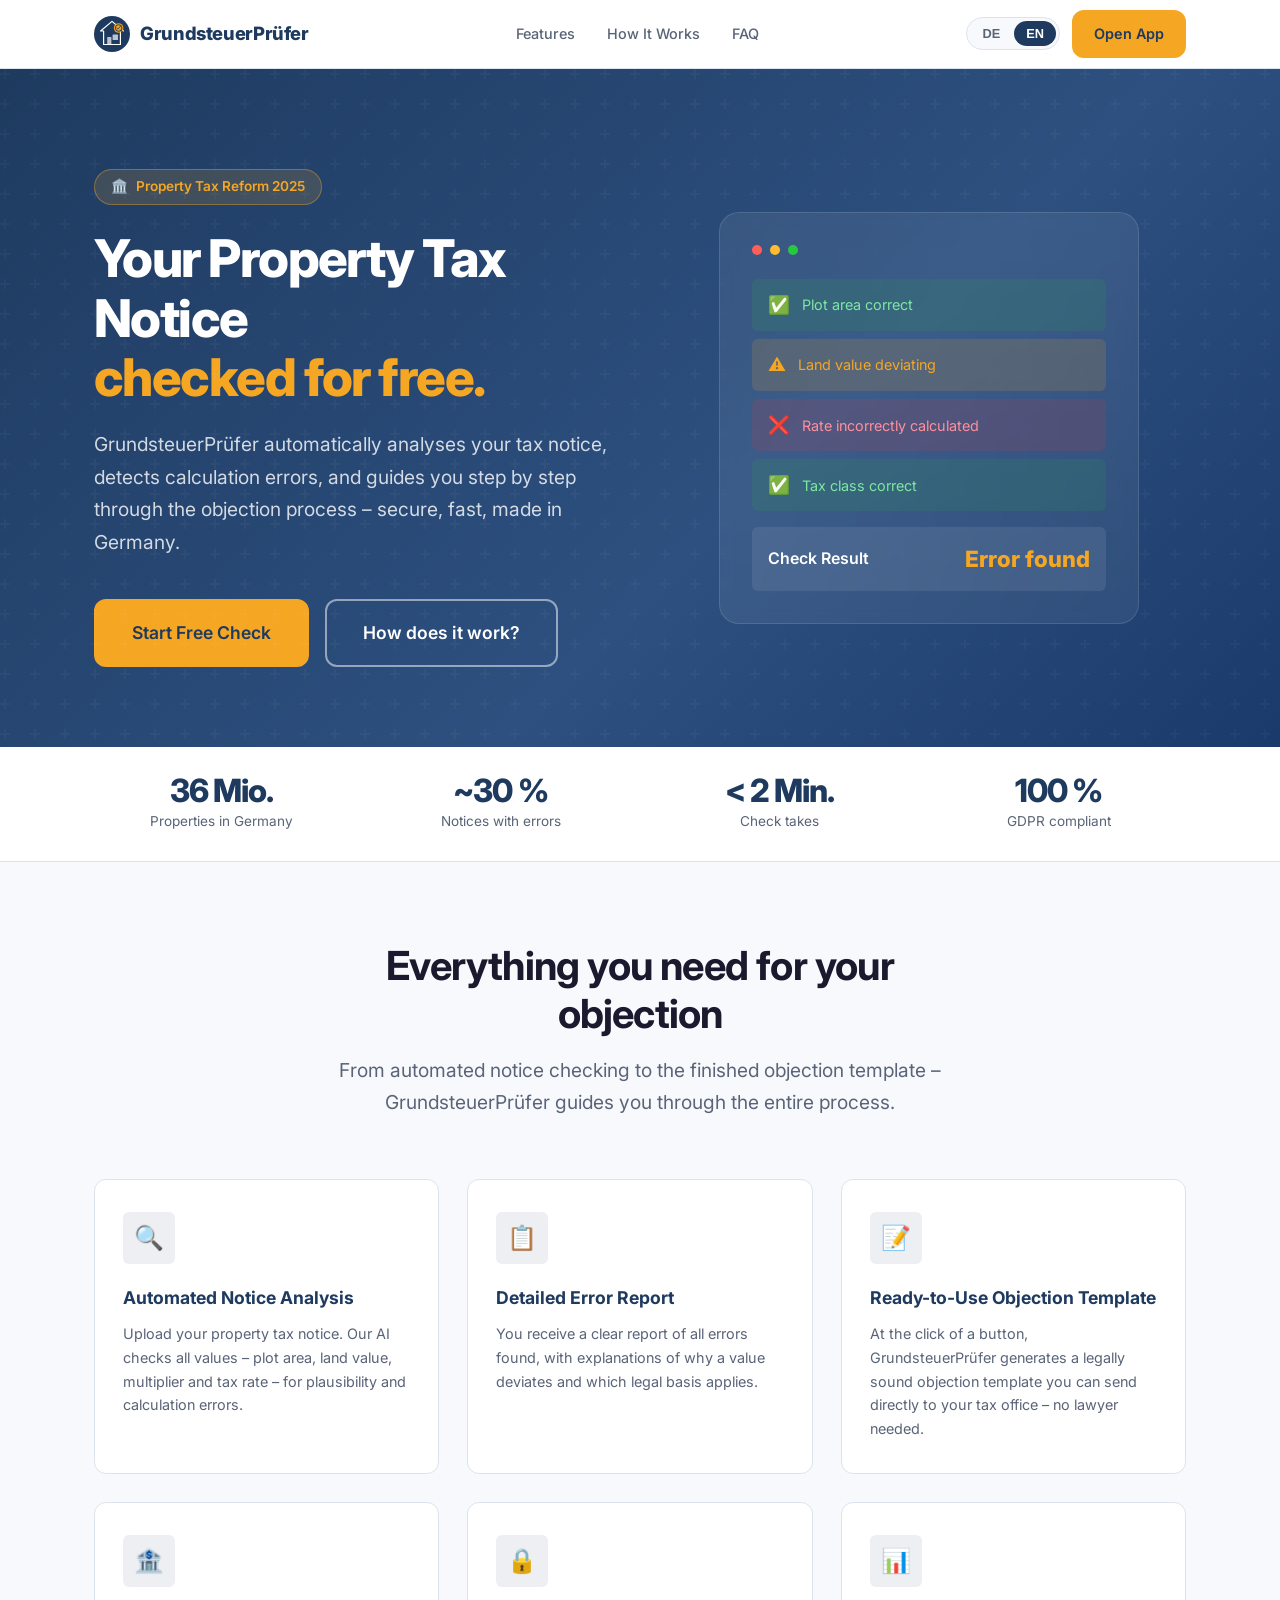
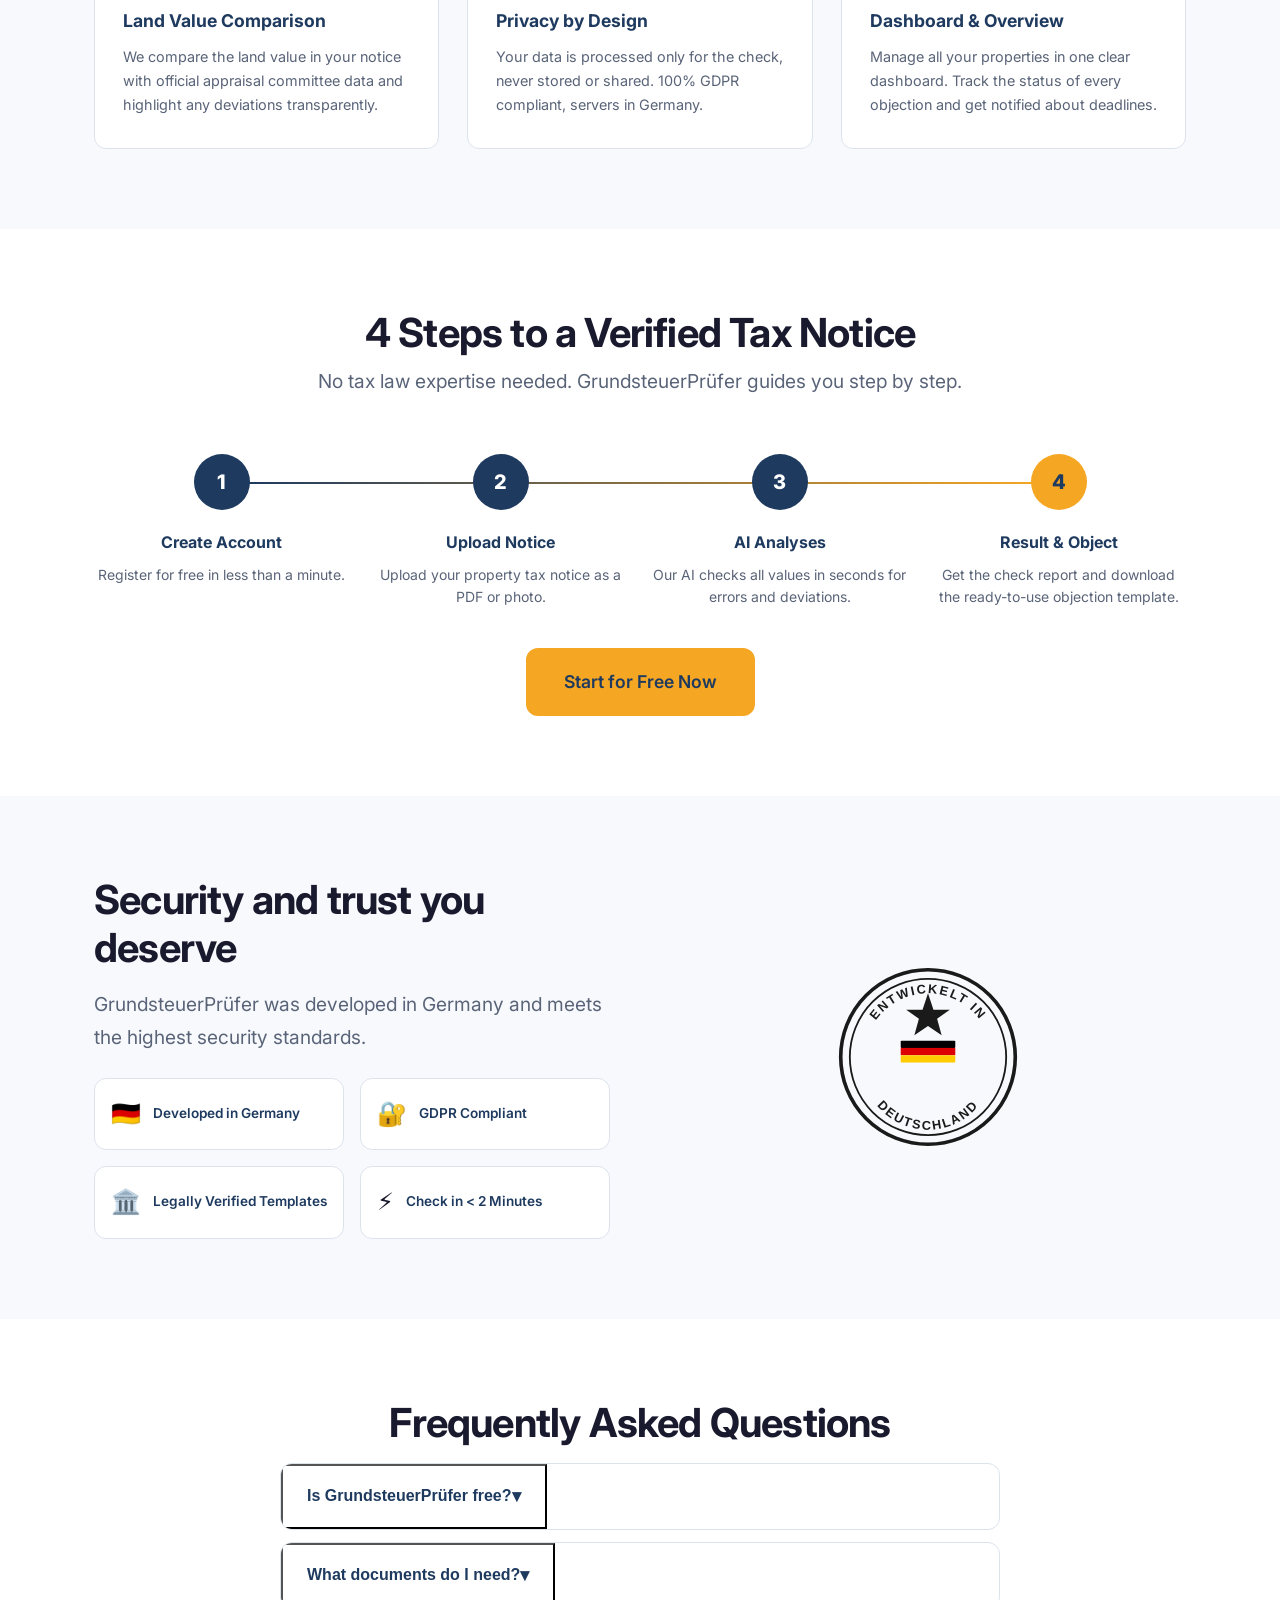
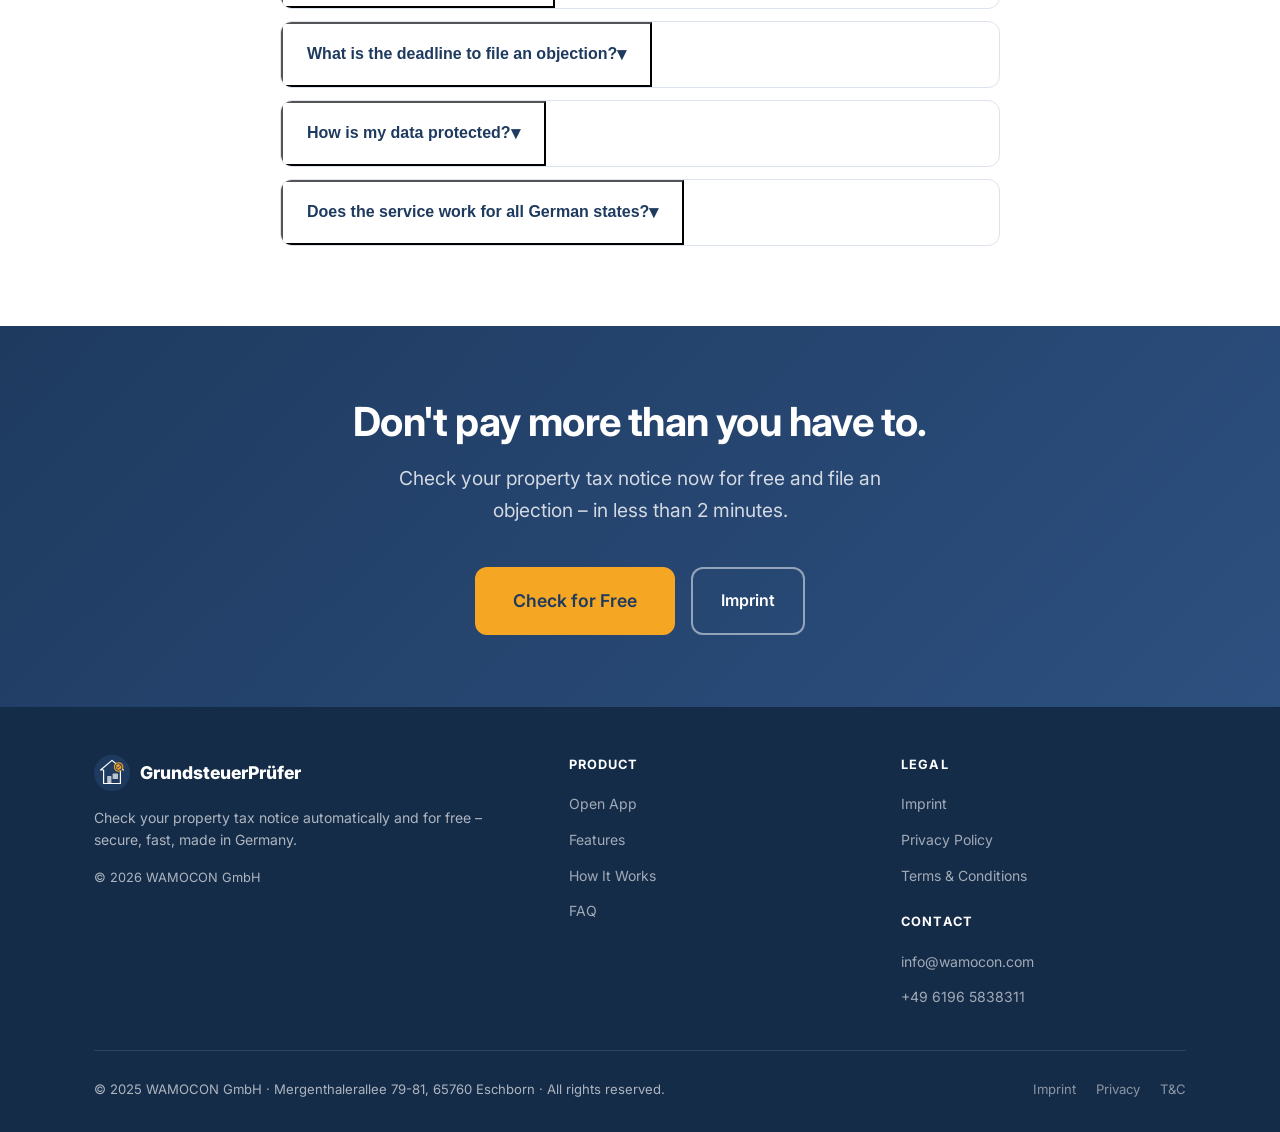
<file: index.html>
<!DOCTYPE html>
<html lang="de" data-page-title-de="GrundsteuerPrüfer – Ihren Grundsteuerbescheid kostenlos prüfen" data-page-title-en="GrundsteuerPrüfer – Check Your Property Tax Notice for Free">
<head>
  <meta charset="UTF-8" />
  <meta name="viewport" content="width=device-width, initial-scale=1.0" />
  <title>GrundsteuerPrüfer – Ihren Grundsteuerbescheid kostenlos prüfen</title>
  <meta name="description"
    content="GrundsteuerPrüfer prüft Ihren Grundsteuerbescheid automatisch auf Fehler. Jetzt kostenlos testen – entwickelt in Deutschland."
    data-meta-desc-de="GrundsteuerPrüfer prüft Ihren Grundsteuerbescheid automatisch auf Fehler. Jetzt kostenlos testen – entwickelt in Deutschland."
    data-meta-desc-en="GrundsteuerPrüfer automatically checks your property tax notice for errors. Try it free – developed in Germany." />

  <!-- Open Graph -->
  <meta property="og:type" content="website" />
  <meta property="og:url" content="https://grundsteuerpruefer.vercel.app/" />
  <meta property="og:title" content="GrundsteuerPrüfer – Grundsteuerbescheid prüfen" />
  <meta property="og:description" content="Automatische Prüfung Ihres Grundsteuerbescheids auf Fehler. Kostenlos starten." />
  <meta property="og:image" content="https://grundsteuerpruefer.vercel.app/og-image.png" />
  <meta name="twitter:card" content="summary_large_image" />

  <!-- Favicon -->
  <link rel="icon" type="image/svg+xml" href="app-icon-light.svg" />
  <link rel="apple-touch-icon" href="app-icon-light.svg" />

  <!-- Canonical -->
  <link rel="canonical" href="https://grundsteuerpruefer.vercel.app/" />

  <!-- Preconnect -->
  <link rel="preconnect" href="https://fonts.googleapis.com" />
  <link rel="preconnect" href="https://fonts.gstatic.com" crossorigin />
  <link href="https://fonts.googleapis.com/css2?family=Inter:wght@400;500;600;700;800&display=swap" rel="stylesheet" />

  <link rel="stylesheet" href="style.css" />
</head>
<body>

  <!-- ==================== NAVIGATION ==================== -->
  <header class="nav" role="banner">
    <div class="container">
      <nav class="nav__inner" aria-label="Hauptnavigation / Main navigation">

        <a href="/" class="nav__logo" aria-label="GrundsteuerPrüfer – Startseite">
          <img src="app-icon-light.svg" alt="GrundsteuerPrüfer Logo" width="36" height="36" />
          <span>GrundsteuerPrüfer</span>
        </a>

        <ul class="nav__links" role="list">
          <li>
            <a href="#features" data-de="Funktionen" data-en="Features">Funktionen</a>
          </li>
          <li>
            <a href="#how-it-works" data-de="So funktioniert's" data-en="How It Works">So funktioniert's</a>
          </li>
          <li>
            <a href="#faq" data-de="FAQ" data-en="FAQ">FAQ</a>
          </li>
        </ul>

        <div class="nav__actions">
          <div class="lang-toggle" role="group" aria-label="Sprache wählen / Select language">
            <button class="lang-toggle__btn active" data-lang="de" aria-label="Deutsch">DE</button>
            <button class="lang-toggle__btn" data-lang="en" aria-label="English">EN</button>
          </div>
          <a href="https://grundsteuerpruefer.vercel.app" target="_blank" rel="noopener noreferrer"
             class="btn btn--primary btn--sm"
             data-de="App öffnen" data-en="Open App">App öffnen</a>
        </div>

        <button class="nav__hamburger" aria-label="Menü öffnen" aria-expanded="false" aria-controls="nav-links">
          <span></span><span></span><span></span>
        </button>

      </nav>
    </div>
  </header>

  <!-- ==================== HERO ==================== -->
  <main id="main-content">
    <section class="hero" aria-labelledby="hero-heading">
      <div class="container">
        <div class="hero__inner">

          <div class="hero__text">
            <div class="hero__badge" aria-label="Neue Reform 2025">
              <span>🏛️</span>
              <span data-de="Grundsteuerreform 2025" data-en="Property Tax Reform 2025">Grundsteuerreform 2025</span>
            </div>

            <h1 id="hero-heading" class="headline-xl hero__title">
              <span data-de="Ihren Grundsteuerbescheid" data-en="Your Property Tax Notice">Ihren Grundsteuerbescheid</span><br />
              <span class="text-accent" data-de="kostenlos prüfen." data-en="checked for free.">kostenlos prüfen.</span>
            </h1>

            <p class="subline subline--light hero__sub"
               data-de="Der GrundsteuerPrüfer analysiert Ihren Bescheid automatisch, erkennt Rechenfehler und zeigt Ihnen Schritt für Schritt, wie Sie Einspruch einlegen können – sicher, schnell, made in Germany."
               data-en="GrundsteuerPrüfer automatically analyses your tax notice, detects calculation errors, and guides you step by step through the objection process – secure, fast, made in Germany.">
              Der GrundsteuerPrüfer analysiert Ihren Bescheid automatisch, erkennt Rechenfehler und zeigt Ihnen Schritt für Schritt, wie Sie Einspruch einlegen können – sicher, schnell, made in Germany.
            </p>

            <div class="hero__cta">
              <a href="https://grundsteuerpruefer.vercel.app" target="_blank" rel="noopener noreferrer"
                 class="btn btn--primary btn--lg"
                 data-de="Jetzt kostenlos prüfen" data-en="Start Free Check">
                Jetzt kostenlos prüfen
              </a>
              <a href="#how-it-works" class="btn btn--outline btn--lg"
                 data-de="Wie funktioniert's?" data-en="How does it work?">
                Wie funktioniert's?
              </a>
            </div>
          </div>

          <div class="hero__visual" aria-hidden="true">
            <div class="hero__mockup">
              <div class="hero__mockup-header">
                <div class="hero__mockup-dot"></div>
                <div class="hero__mockup-dot"></div>
                <div class="hero__mockup-dot"></div>
              </div>

              <div class="mockup-row mockup-row--ok">
                <span class="mockup-row__icon">✅</span>
                <span data-de="Grundstücksfläche korrekt" data-en="Plot area correct">Grundstücksfläche korrekt</span>
              </div>
              <div class="mockup-row mockup-row--warn">
                <span class="mockup-row__icon">⚠️</span>
                <span data-de="Bodenrichtwert abweichend" data-en="Land value deviating">Bodenrichtwert abweichend</span>
              </div>
              <div class="mockup-row mockup-row--error">
                <span class="mockup-row__icon">❌</span>
                <span data-de="Hebesatz falsch berechnet" data-en="Rate incorrectly calculated">Hebesatz falsch berechnet</span>
              </div>
              <div class="mockup-row mockup-row--ok">
                <span class="mockup-row__icon">✅</span>
                <span data-de="Steuerklasse korrekt" data-en="Tax class correct">Steuerklasse korrekt</span>
              </div>

              <div class="mockup-score">
                <span data-de="Prüfergebnis" data-en="Check Result">Prüfergebnis</span>
                <span class="mockup-score__value" data-de="Fehler gefunden" data-en="Error found">Fehler gefunden</span>
              </div>
            </div>
          </div>

        </div>
      </div>
    </section>

    <!-- ==================== STATS BAR ==================== -->
    <section class="stats-bar" aria-label="Statistiken / Statistics">
      <div class="container">
        <div class="stats-bar__grid">

          <div class="stat-item">
            <div class="stat-item__value">36 Mio.</div>
            <div class="stat-item__label"
                 data-de="Grundstücke in Deutschland" data-en="Properties in Germany">
              Grundstücke in Deutschland
            </div>
          </div>

          <div class="stat-item">
            <div class="stat-item__value">~30 %</div>
            <div class="stat-item__label"
                 data-de="Bescheide mit Fehlern" data-en="Notices with errors">
              Bescheide mit Fehlern
            </div>
          </div>

          <div class="stat-item">
            <div class="stat-item__value">&lt; 2 Min.</div>
            <div class="stat-item__label"
                 data-de="Prüfung dauert" data-en="Check takes">
              Prüfung dauert
            </div>
          </div>

          <div class="stat-item">
            <div class="stat-item__value">100 %</div>
            <div class="stat-item__label"
                 data-de="DSGVO-konform" data-en="GDPR compliant">
              DSGVO-konform
            </div>
          </div>

        </div>
      </div>
    </section>

    <!-- ==================== FEATURES ==================== -->
    <section class="section section--alt" id="features" aria-labelledby="features-heading">
      <div class="container">

        <div class="features__intro">
          <h2 id="features-heading" class="headline-lg"
              data-de="Alles was Sie für Ihren Einspruch brauchen"
              data-en="Everything you need for your objection">
            Alles was Sie für Ihren Einspruch brauchen
          </h2>
          <p class="subline"
             data-de="Von der automatischen Bescheidprüfung bis zur fertigen Einspruchsvorlage – GrundsteuerPrüfer begleitet Sie durch den gesamten Prozess."
             data-en="From automated notice checking to the finished objection template – GrundsteuerPrüfer guides you through the entire process.">
            Von der automatischen Bescheidprüfung bis zur fertigen Einspruchsvorlage – GrundsteuerPrüfer begleitet Sie durch den gesamten Prozess.
          </p>
        </div>

        <div class="features__grid">

          <article class="feature-card">
            <div class="feature-card__icon" aria-hidden="true">🔍</div>
            <h3 class="feature-card__title"
                data-de="Automatische Bescheidprüfung"
                data-en="Automated Notice Analysis">
              Automatische Bescheidprüfung
            </h3>
            <p class="feature-card__text"
               data-de="Laden Sie Ihren Grundsteuerbescheid hoch. Unsere KI prüft alle Werte – Grundstücksfläche, Bodenrichtwert, Hebesatz und Steuermesszahl – auf Plausibilität und Rechenfehler."
               data-en="Upload your property tax notice. Our AI checks all values – plot area, land value, multiplier and tax rate – for plausibility and calculation errors.">
              Laden Sie Ihren Grundsteuerbescheid hoch. Unsere KI prüft alle Werte – Grundstücksfläche, Bodenrichtwert, Hebesatz und Steuermesszahl – auf Plausibilität und Rechenfehler.
            </p>
          </article>

          <article class="feature-card">
            <div class="feature-card__icon" aria-hidden="true">📋</div>
            <h3 class="feature-card__title"
                data-de="Detailliertes Fehlerprotokoll"
                data-en="Detailed Error Report">
              Detailliertes Fehlerprotokoll
            </h3>
            <p class="feature-card__text"
               data-de="Sie erhalten ein übersichtliches Protokoll aller gefundenen Fehler mit klarer Erklärung, warum ein Wert abweicht und welche rechtliche Grundlage greift."
               data-en="You receive a clear report of all errors found, with explanations of why a value deviates and which legal basis applies.">
              Sie erhalten ein übersichtliches Protokoll aller gefundenen Fehler mit klarer Erklärung, warum ein Wert abweicht und welche rechtliche Grundlage greift.
            </p>
          </article>

          <article class="feature-card">
            <div class="feature-card__icon" aria-hidden="true">📝</div>
            <h3 class="feature-card__title"
                data-de="Fertige Einspruchsvorlage"
                data-en="Ready-to-Use Objection Template">
              Fertige Einspruchsvorlage
            </h3>
            <p class="feature-card__text"
               data-de="Auf Knopfdruck generiert GrundsteuerPrüfer eine rechtssichere Einspruchsvorlage, die Sie direkt an Ihr Finanzamt senden können – ohne Anwalt, ohne Aufwand."
               data-en="At the click of a button, GrundsteuerPrüfer generates a legally sound objection template you can send directly to your tax office – no lawyer needed.">
              Auf Knopfdruck generiert GrundsteuerPrüfer eine rechtssichere Einspruchsvorlage, die Sie direkt an Ihr Finanzamt senden können – ohne Anwalt, ohne Aufwand.
            </p>
          </article>

          <article class="feature-card">
            <div class="feature-card__icon" aria-hidden="true">🏦</div>
            <h3 class="feature-card__title"
                data-de="Bodenrichtwert-Abgleich"
                data-en="Land Value Comparison">
              Bodenrichtwert-Abgleich
            </h3>
            <p class="feature-card__text"
               data-de="Wir gleichen den in Ihrem Bescheid verwendeten Bodenrichtwert mit den offiziellen Gutachterausschuss-Daten ab und zeigen Abweichungen transparent auf."
               data-en="We compare the land value in your notice with official appraisal committee data and highlight any deviations transparently.">
              Wir gleichen den in Ihrem Bescheid verwendeten Bodenrichtwert mit den offiziellen Gutachterausschuss-Daten ab und zeigen Abweichungen transparent auf.
            </p>
          </article>

          <article class="feature-card">
            <div class="feature-card__icon" aria-hidden="true">🔒</div>
            <h3 class="feature-card__title"
                data-de="Datenschutz by Design"
                data-en="Privacy by Design">
              Datenschutz by Design
            </h3>
            <p class="feature-card__text"
               data-de="Ihre Daten werden ausschließlich für die Prüfung verarbeitet, nicht gespeichert und nicht weitergegeben. 100 % DSGVO-konform, Server in Deutschland."
               data-en="Your data is processed only for the check, never stored or shared. 100% GDPR compliant, servers in Germany.">
              Ihre Daten werden ausschließlich für die Prüfung verarbeitet, nicht gespeichert und nicht weitergegeben. 100 % DSGVO-konform, Server in Deutschland.
            </p>
          </article>

          <article class="feature-card">
            <div class="feature-card__icon" aria-hidden="true">📊</div>
            <h3 class="feature-card__title"
                data-de="Dashboard & Übersicht"
                data-en="Dashboard &amp; Overview">
              Dashboard &amp; Übersicht
            </h3>
            <p class="feature-card__text"
               data-de="Verwalten Sie alle Ihre Objekte in einem übersichtlichen Dashboard. Behalten Sie den Status jedes Einspruchs im Blick und werden Sie über Fristen benachrichtigt."
               data-en="Manage all your properties in one clear dashboard. Track the status of every objection and get notified about deadlines.">
              Verwalten Sie alle Ihre Objekte in einem übersichtlichen Dashboard. Behalten Sie den Status jedes Einspruchs im Blick und werden Sie über Fristen benachrichtigt.
            </p>
          </article>

        </div>
      </div>
    </section>

    <!-- ==================== HOW IT WORKS ==================== -->
    <section class="section" id="how-it-works" aria-labelledby="hiw-heading">
      <div class="container">

        <div class="text-center mb-16">
          <h2 id="hiw-heading" class="headline-lg"
              data-de="In 4 Schritten zum geprüften Bescheid"
              data-en="4 Steps to a Verified Tax Notice">
            In 4 Schritten zum geprüften Bescheid
          </h2>
          <p class="subline mt-8"
             data-de="Kein Steuerrecht-Studium nötig. GrundsteuerPrüfer führt Sie Schritt für Schritt."
             data-en="No tax law expertise needed. GrundsteuerPrüfer guides you step by step.">
            Kein Steuerrecht-Studium nötig. GrundsteuerPrüfer führt Sie Schritt für Schritt.
          </p>
        </div>

        <div class="steps">

          <div class="step">
            <div class="step__number" aria-hidden="true">1</div>
            <h3 class="step__title" data-de="Konto erstellen" data-en="Create Account">Konto erstellen</h3>
            <p class="step__text"
               data-de="Registrieren Sie sich kostenlos in weniger als einer Minute."
               data-en="Register for free in less than a minute.">
              Registrieren Sie sich kostenlos in weniger als einer Minute.
            </p>
          </div>

          <div class="step">
            <div class="step__number" aria-hidden="true">2</div>
            <h3 class="step__title" data-de="Bescheid hochladen" data-en="Upload Notice">Bescheid hochladen</h3>
            <p class="step__text"
               data-de="Laden Sie Ihren Grundsteuerbescheid als PDF oder Foto hoch."
               data-en="Upload your property tax notice as a PDF or photo.">
              Laden Sie Ihren Grundsteuerbescheid als PDF oder Foto hoch.
            </p>
          </div>

          <div class="step">
            <div class="step__number" aria-hidden="true">3</div>
            <h3 class="step__title" data-de="KI analysiert" data-en="AI Analyses">KI analysiert</h3>
            <p class="step__text"
               data-de="Unsere KI prüft alle Werte in Sekunden auf Fehler und Abweichungen."
               data-en="Our AI checks all values in seconds for errors and deviations.">
              Unsere KI prüft alle Werte in Sekunden auf Fehler und Abweichungen.
            </p>
          </div>

          <div class="step">
            <div class="step__number" aria-hidden="true">4</div>
            <h3 class="step__title" data-de="Ergebnis &amp; Einspruch" data-en="Result &amp; Object">Ergebnis &amp; Einspruch</h3>
            <p class="step__text"
               data-de="Erhalten Sie den Prüfbericht und laden Sie die fertige Einspruchsvorlage herunter."
               data-en="Get the check report and download the ready-to-use objection template.">
              Erhalten Sie den Prüfbericht und laden Sie die fertige Einspruchsvorlage herunter.
            </p>
          </div>

        </div>

        <div class="text-center mt-40">
          <a href="https://grundsteuerpruefer.vercel.app" target="_blank" rel="noopener noreferrer"
             class="btn btn--primary btn--lg"
             data-de="Jetzt kostenlos starten" data-en="Start for Free Now">
            Jetzt kostenlos starten
          </a>
        </div>

      </div>
    </section>

    <!-- ==================== TRUST ==================== -->
    <section class="section section--alt" id="trust" aria-labelledby="trust-heading">
      <div class="container">
        <div class="trust__grid">

          <div>
            <h2 id="trust-heading" class="headline-lg mb-16"
                data-de="Sicherheit und Vertrauen, die Sie verdienen"
                data-en="Security and trust you deserve">
              Sicherheit und Vertrauen, die Sie verdienen
            </h2>
            <p class="subline mb-16"
               data-de="GrundsteuerPrüfer wurde in Deutschland entwickelt und erfüllt höchste Sicherheitsstandards."
               data-en="GrundsteuerPrüfer was developed in Germany and meets the highest security standards.">
              GrundsteuerPrüfer wurde in Deutschland entwickelt und erfüllt höchste Sicherheitsstandards.
            </p>

            <div class="trust__badges mt-24">

              <div class="trust-badge">
                <span class="trust-badge__icon" aria-hidden="true">🇩🇪</span>
                <span class="trust-badge__text"
                      data-de="Entwickelt in Deutschland"
                      data-en="Developed in Germany">
                  Entwickelt in Deutschland
                </span>
              </div>

              <div class="trust-badge">
                <span class="trust-badge__icon" aria-hidden="true">🔐</span>
                <span class="trust-badge__text"
                      data-de="DSGVO-konform"
                      data-en="GDPR Compliant">
                  DSGVO-konform
                </span>
              </div>

              <div class="trust-badge">
                <span class="trust-badge__icon" aria-hidden="true">🏛️</span>
                <span class="trust-badge__text"
                      data-de="Rechtssichere Vorlagen"
                      data-en="Legally Verified Templates">
                  Rechtssichere Vorlagen
                </span>
              </div>

              <div class="trust-badge">
                <span class="trust-badge__icon" aria-hidden="true">⚡</span>
                <span class="trust-badge__text"
                      data-de="Prüfung in &lt; 2 Minuten"
                      data-en="Check in &lt; 2 Minutes">
                  Prüfung in &lt; 2 Minuten
                </span>
              </div>

            </div>
          </div>

          <div class="trust__seal" aria-label="Entwickelt in Deutschland Siegel">
            <img src="_source_assets/made-in-germany-sign.svg"
                 alt="Entwickelt in Deutschland"
                 width="200" height="200"
                 loading="lazy" />
          </div>

        </div>
      </div>
    </section>

    <!-- ==================== FAQ ==================== -->
    <section class="section" id="faq" aria-labelledby="faq-heading">
      <div class="container">

        <div class="text-center mb-16">
          <h2 id="faq-heading" class="headline-lg"
              data-de="Häufig gestellte Fragen"
              data-en="Frequently Asked Questions">
            Häufig gestellte Fragen
          </h2>
        </div>

        <div class="faq__list" role="list">

          <div class="faq-item" role="listitem">
            <button class="faq-item__question" aria-expanded="false">
              <span data-de="Ist GrundsteuerPrüfer kostenlos?" data-en="Is GrundsteuerPrüfer free?">
                Ist GrundsteuerPrüfer kostenlos?
              </span>
              <span class="faq-item__chevron" aria-hidden="true">▾</span>
            </button>
            <div class="faq-item__answer">
              <p data-de="Ja, die Grundprüfung ist komplett kostenlos. Der Prüfbericht mit allen Details sowie die Einspruchsvorlage sind im kostenlosen Tarif enthalten. Für erweiterte Funktionen wie Mehrfachobjekte und Premium-Support gibt es einen optionalen Premiumtarif."
                 data-en="Yes, the basic check is completely free. The detailed report and the objection template are included in the free plan. For extended features such as multiple properties and premium support, an optional premium plan is available.">
                Ja, die Grundprüfung ist komplett kostenlos. Der Prüfbericht mit allen Details sowie die Einspruchsvorlage sind im kostenlosen Tarif enthalten. Für erweiterte Funktionen wie Mehrfachobjekte und Premium-Support gibt es einen optionalen Premiumtarif.
              </p>
            </div>
          </div>

          <div class="faq-item" role="listitem">
            <button class="faq-item__question" aria-expanded="false">
              <span data-de="Welche Unterlagen benötige ich?" data-en="What documents do I need?">
                Welche Unterlagen benötige ich?
              </span>
              <span class="faq-item__chevron" aria-hidden="true">▾</span>
            </button>
            <div class="faq-item__answer">
              <p data-de="Sie benötigen lediglich Ihren aktuellen Grundsteuerbescheid sowie – falls vorhanden – den Grundsteuerwertbescheid und den Grundsteuermessbescheid Ihres Finanzamts. Das Hochladen als PDF oder Foto genügt."
                 data-en="You only need your current property tax notice and – if available – the property value assessment notice and the property tax assessment notice from your tax office. Uploading as a PDF or photo is sufficient.">
                Sie benötigen lediglich Ihren aktuellen Grundsteuerbescheid sowie – falls vorhanden – den Grundsteuerwertbescheid und den Grundsteuermessbescheid Ihres Finanzamts. Das Hochladen als PDF oder Foto genügt.
              </p>
            </div>
          </div>

          <div class="faq-item" role="listitem">
            <button class="faq-item__question" aria-expanded="false">
              <span data-de="Bis wann muss ich Einspruch einlegen?" data-en="What is the deadline to file an objection?">
                Bis wann muss ich Einspruch einlegen?
              </span>
              <span class="faq-item__chevron" aria-hidden="true">▾</span>
            </button>
            <div class="faq-item__answer">
              <p data-de="Die gesetzliche Einspruchsfrist beträgt einen Monat nach Bekanntgabe des Bescheids (§ 355 AO). GrundsteuerPrüfer informiert Sie automatisch, wie viel Zeit Ihnen noch bleibt."
                 data-en="The legal objection period is one month after the notice is issued (§ 355 AO). GrundsteuerPrüfer automatically informs you how much time you have left.">
                Die gesetzliche Einspruchsfrist beträgt einen Monat nach Bekanntgabe des Bescheids (§ 355 AO). GrundsteuerPrüfer informiert Sie automatisch, wie viel Zeit Ihnen noch bleibt.
              </p>
            </div>
          </div>

          <div class="faq-item" role="listitem">
            <button class="faq-item__question" aria-expanded="false">
              <span data-de="Wie werden meine Daten geschützt?" data-en="How is my data protected?">
                Wie werden meine Daten geschützt?
              </span>
              <span class="faq-item__chevron" aria-hidden="true">▾</span>
            </button>
            <div class="faq-item__answer">
              <p data-de="Ihre Daten werden verschlüsselt übertragen (TLS) und nach der Prüfung nicht dauerhaft gespeichert. Wir geben keine Daten an Dritte weiter. Unsere Server stehen in der EU. Weitere Details finden Sie in unserer Datenschutzerklärung."
                 data-en="Your data is transmitted encrypted (TLS) and not permanently stored after the check. We do not share data with third parties. Our servers are located in the EU. See our Privacy Policy for more details.">
                Ihre Daten werden verschlüsselt übertragen (TLS) und nach der Prüfung nicht dauerhaft gespeichert. Wir geben keine Daten an Dritte weiter. Unsere Server stehen in der EU. Weitere Details finden Sie in unserer Datenschutzerklärung.
              </p>
            </div>
          </div>

          <div class="faq-item" role="listitem">
            <button class="faq-item__question" aria-expanded="false">
              <span data-de="Funktioniert der Dienst für alle Bundesländer?" data-en="Does the service work for all German states?">
                Funktioniert der Dienst für alle Bundesländer?
              </span>
              <span class="faq-item__chevron" aria-hidden="true">▾</span>
            </button>
            <div class="faq-item__answer">
              <p data-de="Ja. GrundsteuerPrüfer unterstützt alle 16 Bundesländer. Da die Grundsteuerreform länderspezifische Regelungen eingeführt hat (z. B. Bayern, Hamburg, Hessen), erkennt unsere KI automatisch das jeweilige Bundeslandmodell."
                 data-en="Yes. GrundsteuerPrüfer supports all 16 German states. Since the property tax reform introduced state-specific rules (e.g. Bavaria, Hamburg, Hesse), our AI automatically recognises the relevant state model.">
                Ja. GrundsteuerPrüfer unterstützt alle 16 Bundesländer. Da die Grundsteuerreform länderspezifische Regelungen eingeführt hat (z. B. Bayern, Hamburg, Hessen), erkennt unsere KI automatisch das jeweilige Bundeslandmodell.
              </p>
            </div>
          </div>

        </div>

      </div>
    </section>

    <!-- ==================== CTA BANNER ==================== -->
    <section class="cta-banner" aria-labelledby="cta-heading">
      <div class="container">
        <h2 id="cta-heading" class="headline-lg cta-banner__title"
            data-de="Zahlen Sie nicht mehr als Sie müssen."
            data-en="Don't pay more than you have to.">
          Zahlen Sie nicht mehr als Sie müssen.
        </h2>
        <p class="subline subline--light cta-banner__sub"
           data-de="Prüfen Sie jetzt Ihren Grundsteuerbescheid kostenlos und legen Sie Einspruch ein – in weniger als 2 Minuten."
           data-en="Check your property tax notice now for free and file an objection – in less than 2 minutes.">
          Prüfen Sie jetzt Ihren Grundsteuerbescheid kostenlos und legen Sie Einspruch ein – in weniger als 2 Minuten.
        </p>
        <div class="cta-banner__actions">
          <a href="https://grundsteuerpruefer.vercel.app" target="_blank" rel="noopener noreferrer"
             class="btn btn--primary btn--lg"
             data-de="Kostenlos prüfen" data-en="Check for Free">
            Kostenlos prüfen
          </a>
          <a href="impressum.html" class="btn btn--outline"
             data-de="Impressum" data-en="Imprint">
            Impressum
          </a>
        </div>
      </div>
    </section>

  </main>

  <!-- ==================== FOOTER ==================== -->
  <footer class="footer" role="contentinfo">
    <div class="container">

      <div class="footer__top">

        <div>
          <div class="footer__brand">
            <img src="app-icon-light.svg" alt="GrundsteuerPrüfer" width="36" height="36" />
            <span class="footer__brand-name">GrundsteuerPrüfer</span>
          </div>
          <p class="footer__tagline"
             data-de="Ihren Grundsteuerbescheid kostenlos und automatisch prüfen – sicher, schnell, made in Germany."
             data-en="Check your property tax notice automatically and for free – secure, fast, made in Germany.">
            Ihren Grundsteuerbescheid kostenlos und automatisch prüfen – sicher, schnell, made in Germany.
          </p>
          <p class="footer__tagline mt-16" style="font-size:0.8rem;">
            &copy; <span id="footer-year"></span> WAMOCON GmbH
          </p>
        </div>

        <div>
          <p class="footer__heading" data-de="Produkt" data-en="Product">Produkt</p>
          <ul class="footer__links">
            <li>
              <a href="https://grundsteuerpruefer.vercel.app" target="_blank" rel="noopener noreferrer"
                 data-de="App öffnen" data-en="Open App">App öffnen</a>
            </li>
            <li>
              <a href="#features" data-de="Funktionen" data-en="Features">Funktionen</a>
            </li>
            <li>
              <a href="#how-it-works" data-de="So funktioniert's" data-en="How It Works">So funktioniert's</a>
            </li>
            <li>
              <a href="#faq" data-de="FAQ" data-en="FAQ">FAQ</a>
            </li>
          </ul>
        </div>

        <div>
          <p class="footer__heading" data-de="Rechtliches" data-en="Legal">Rechtliches</p>
          <ul class="footer__links">
            <li><a href="impressum.html" data-de="Impressum" data-en="Imprint">Impressum</a></li>
            <li><a href="datenschutz.html" data-de="Datenschutzerklärung" data-en="Privacy Policy">Datenschutzerklärung</a></li>
            <li><a href="agb.html" data-de="AGB" data-en="Terms &amp; Conditions">AGB</a></li>
          </ul>
          <p class="footer__heading mt-24" data-de="Kontakt" data-en="Contact">Kontakt</p>
          <ul class="footer__links">
            <li><a href="mailto:info@wamocon.com">info@wamocon.com</a></li>
            <li><a href="tel:+49619658383110">+49 6196 5838311</a></li>
          </ul>
        </div>

      </div>

      <div class="footer__bottom">
        <p class="footer__copy"
           data-de="&copy; 2025 WAMOCON GmbH · Mergenthalerallee 79-81, 65760 Eschborn · Alle Rechte vorbehalten."
           data-en="&copy; 2025 WAMOCON GmbH · Mergenthalerallee 79-81, 65760 Eschborn · All rights reserved.">
          &copy; 2025 WAMOCON GmbH · Mergenthalerallee 79-81, 65760 Eschborn · Alle Rechte vorbehalten.
        </p>
        <nav class="footer__legal" aria-label="Rechtliche Links / Legal links">
          <a href="impressum.html" data-de="Impressum" data-en="Imprint">Impressum</a>
          <a href="datenschutz.html" data-de="Datenschutz" data-en="Privacy">Datenschutz</a>
          <a href="agb.html" data-de="AGB" data-en="T&amp;C">AGB</a>
        </nav>
      </div>

    </div>
  </footer>

  <!-- Scroll to top button -->
  <button class="scroll-top" aria-label="Nach oben scrollen / Scroll to top">▲</button>

  <script src="script.js"></script>
  <script>
    // Set current year in footer
    document.getElementById('footer-year').textContent = new Date().getFullYear();
  </script>

</body>
</html>
</file>
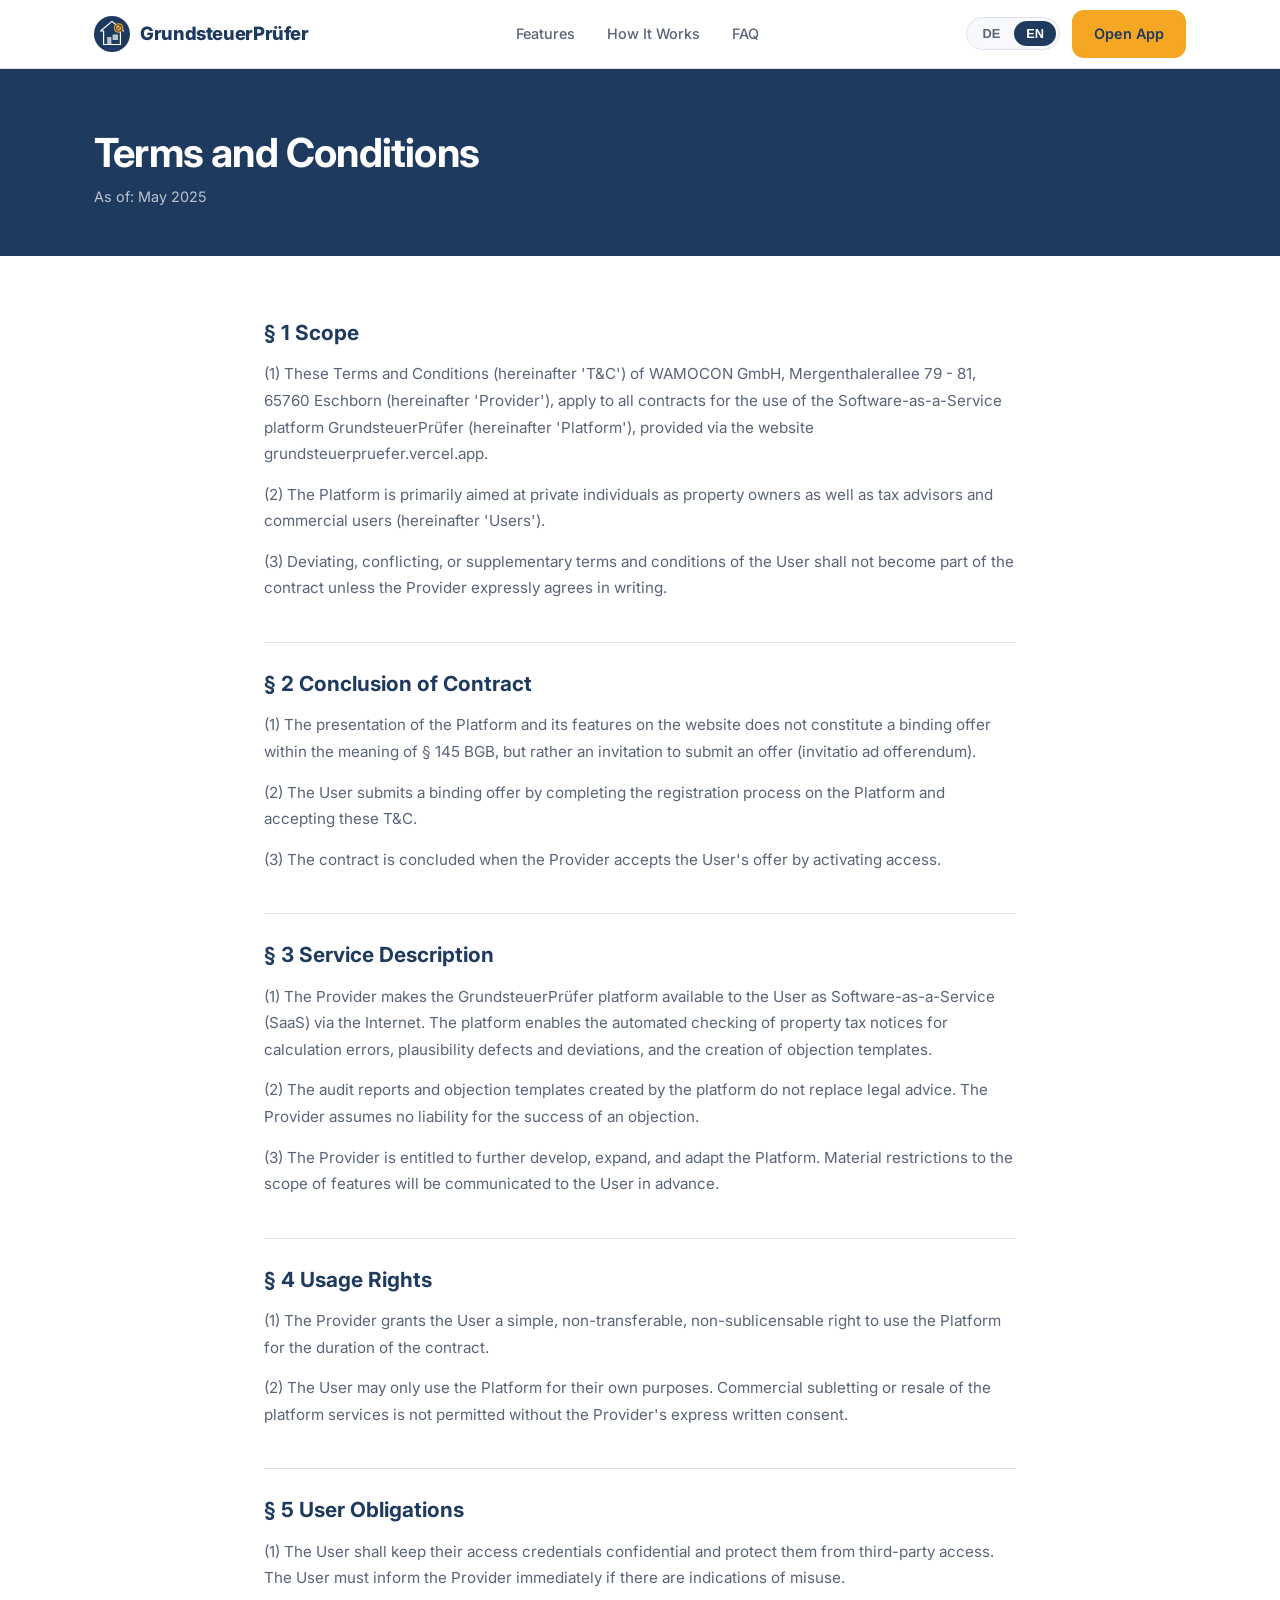
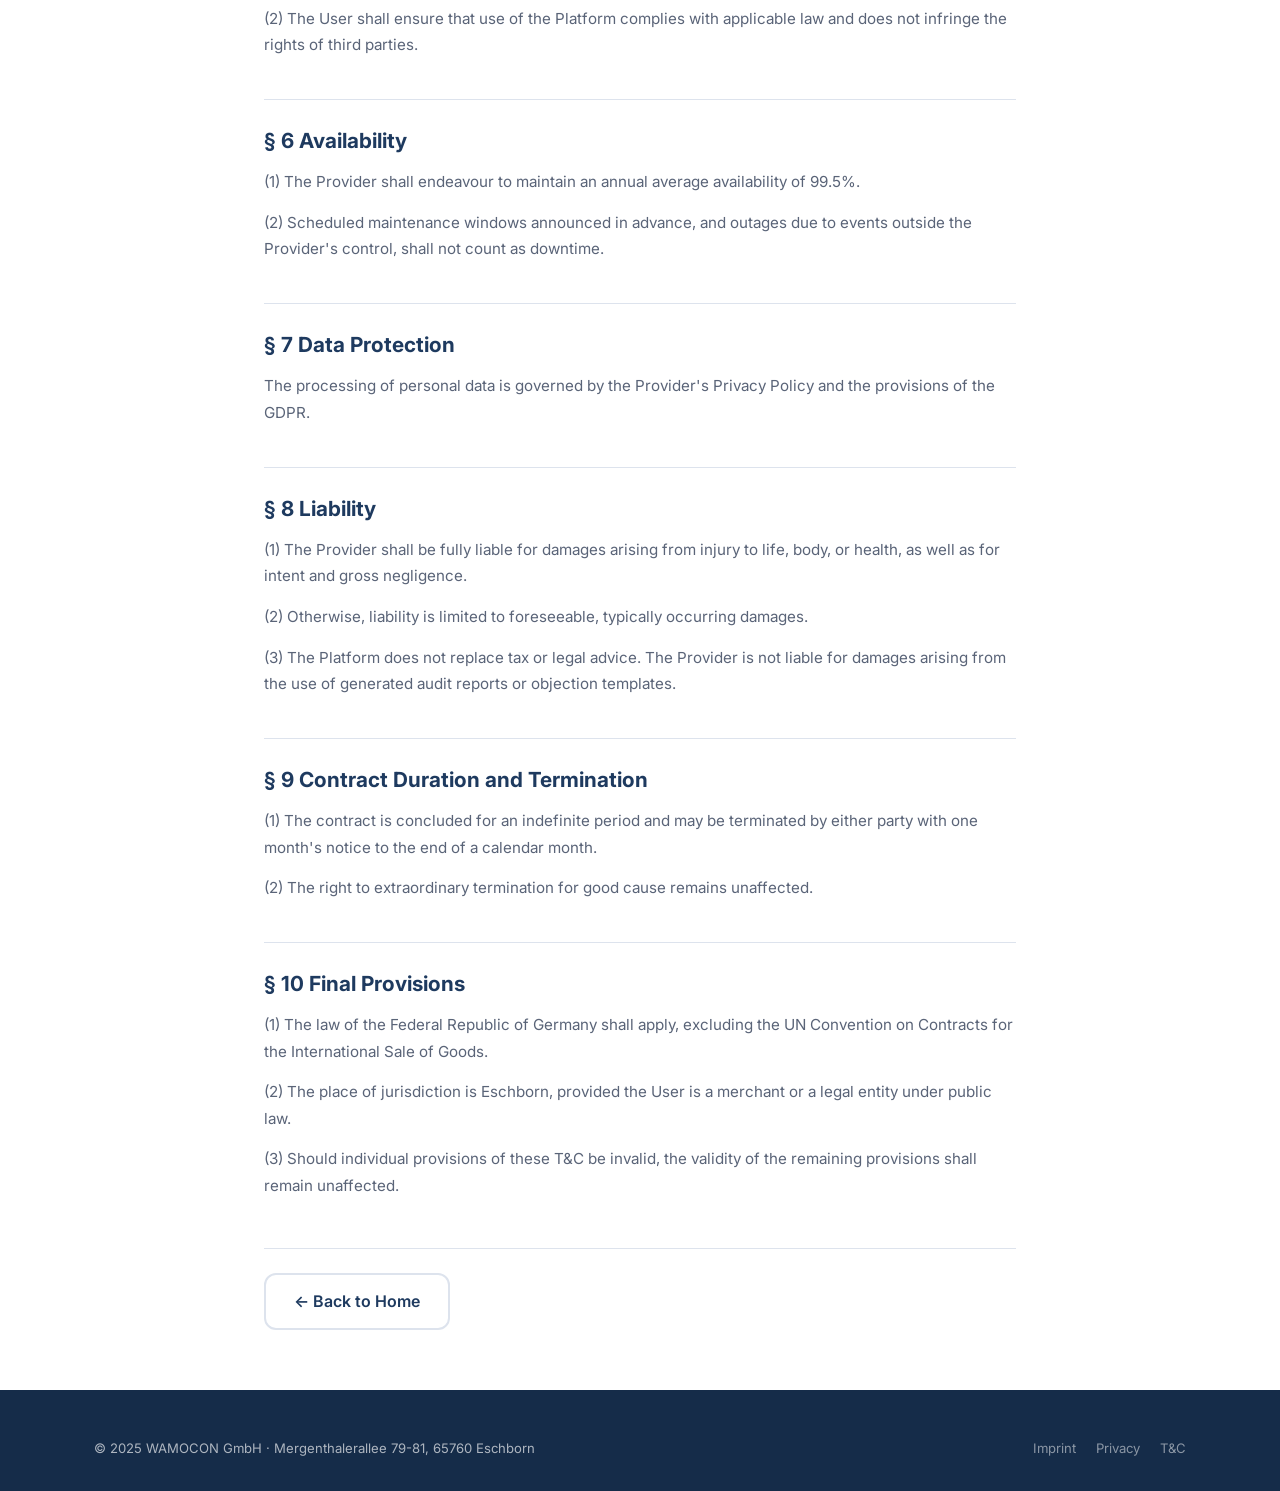
<file: agb.html>
<!DOCTYPE html>
<html lang="de" data-page-title-de="AGB – GrundsteuerPrüfer" data-page-title-en="Terms &amp; Conditions – GrundsteuerPrüfer">
<head>
  <meta charset="UTF-8" />
  <meta name="viewport" content="width=device-width, initial-scale=1.0" />
  <title>AGB – GrundsteuerPrüfer</title>
  <meta name="robots" content="noindex, follow" />
  <link rel="icon" type="image/svg+xml" href="app-icon-light.svg" />
  <link rel="preconnect" href="https://fonts.googleapis.com" />
  <link rel="preconnect" href="https://fonts.gstatic.com" crossorigin />
  <link href="https://fonts.googleapis.com/css2?family=Inter:wght@400;500;600;700;800&display=swap" rel="stylesheet" />
  <link rel="stylesheet" href="style.css" />
</head>
<body>

  <!-- Navigation -->
  <header class="nav" role="banner">
    <div class="container">
      <nav class="nav__inner" aria-label="Hauptnavigation / Main navigation">
        <a href="index.html" class="nav__logo" aria-label="GrundsteuerPrüfer – Startseite">
          <img src="app-icon-light.svg" alt="GrundsteuerPrüfer Logo" width="36" height="36" />
          <span>GrundsteuerPrüfer</span>
        </a>
        <ul class="nav__links" role="list">
          <li><a href="index.html#features" data-de="Funktionen" data-en="Features">Funktionen</a></li>
          <li><a href="index.html#how-it-works" data-de="So funktioniert's" data-en="How It Works">So funktioniert's</a></li>
          <li><a href="index.html#faq" data-de="FAQ" data-en="FAQ">FAQ</a></li>
        </ul>
        <div class="nav__actions">
          <div class="lang-toggle" role="group" aria-label="Sprache wählen / Select language">
            <button class="lang-toggle__btn active" data-lang="de" aria-label="Deutsch">DE</button>
            <button class="lang-toggle__btn" data-lang="en" aria-label="English">EN</button>
          </div>
          <a href="https://grundsteuerpruefer.vercel.app" target="_blank" rel="noopener noreferrer"
             class="btn btn--primary btn--sm"
             data-de="App öffnen" data-en="Open App">App öffnen</a>
        </div>
        <button class="nav__hamburger" aria-label="Menü öffnen" aria-expanded="false">
          <span></span><span></span><span></span>
        </button>
      </nav>
    </div>
  </header>

  <main id="main-content">

    <!-- Legal Header -->
    <div class="legal-header">
      <div class="container">
        <h1 class="headline-lg" data-de="Allgemeine Geschäftsbedingungen" data-en="Terms and Conditions">
          Allgemeine Geschäftsbedingungen
        </h1>
        <p data-de="Stand: Mai 2025" data-en="As of: May 2025">Stand: Mai 2025</p>
      </div>
    </div>

    <!-- Legal Content -->
    <div class="legal-content">

      <h2 data-de="§ 1 Geltungsbereich" data-en="§ 1 Scope">§ 1 Geltungsbereich</h2>

      <p data-de="(1) Diese Allgemeinen Geschäftsbedingungen (nachfolgend „AGB") der WAMOCON GmbH, Mergenthalerallee 79 - 81, 65760 Eschborn (nachfolgend „Anbieter"), gelten für alle Verträge über die Nutzung der Software-as-a-Service-Plattform GrundsteuerPrüfer (nachfolgend „Plattform"), die über die Website grundsteuerpruefer.vercel.app bereitgestellt wird."
         data-en="(1) These Terms and Conditions (hereinafter 'T&C') of WAMOCON GmbH, Mergenthalerallee 79 - 81, 65760 Eschborn (hereinafter 'Provider'), apply to all contracts for the use of the Software-as-a-Service platform GrundsteuerPrüfer (hereinafter 'Platform'), provided via the website grundsteuerpruefer.vercel.app.">
        (1) Diese Allgemeinen Geschäftsbedingungen (nachfolgend „AGB") der WAMOCON GmbH, Mergenthalerallee 79 - 81, 65760 Eschborn (nachfolgend „Anbieter"), gelten für alle Verträge über die Nutzung der Software-as-a-Service-Plattform GrundsteuerPrüfer (nachfolgend „Plattform"), die über die Website grundsteuerpruefer.vercel.app bereitgestellt wird.
      </p>

      <p data-de="(2) Die Plattform richtet sich primär an Privatpersonen als Grundstückseigentümer sowie an Steuerberater und gewerbliche Nutzer (nachfolgend „Nutzer")."
         data-en="(2) The Platform is primarily aimed at private individuals as property owners as well as tax advisors and commercial users (hereinafter 'Users').">
        (2) Die Plattform richtet sich primär an Privatpersonen als Grundstückseigentümer sowie an Steuerberater und gewerbliche Nutzer (nachfolgend „Nutzer").
      </p>

      <p data-de="(3) Abweichende, entgegenstehende oder ergänzende AGB des Nutzers werden nicht Vertragsbestandteil, es sei denn, der Anbieter stimmt deren Geltung ausdrücklich schriftlich zu."
         data-en="(3) Deviating, conflicting, or supplementary terms and conditions of the User shall not become part of the contract unless the Provider expressly agrees in writing.">
        (3) Abweichende, entgegenstehende oder ergänzende AGB des Nutzers werden nicht Vertragsbestandteil, es sei denn, der Anbieter stimmt deren Geltung ausdrücklich schriftlich zu.
      </p>

      <h2 data-de="§ 2 Vertragsschluss" data-en="§ 2 Conclusion of Contract">§ 2 Vertragsschluss</h2>

      <p data-de="(1) Die Darstellung der Plattform und ihrer Funktionen auf der Website stellt kein verbindliches Angebot im Sinne des § 145 BGB dar, sondern eine Aufforderung zur Abgabe eines Angebots (invitatio ad offerendum)."
         data-en="(1) The presentation of the Platform and its features on the website does not constitute a binding offer within the meaning of § 145 BGB, but rather an invitation to submit an offer (invitatio ad offerendum).">
        (1) Die Darstellung der Plattform und ihrer Funktionen auf der Website stellt kein verbindliches Angebot im Sinne des § 145 BGB dar, sondern eine Aufforderung zur Abgabe eines Angebots (invitatio ad offerendum).
      </p>

      <p data-de="(2) Der Nutzer gibt ein verbindliches Angebot zum Abschluss eines Nutzungsvertrages ab, indem er den Registrierungsprozess auf der Plattform abschließt und diese AGB akzeptiert."
         data-en="(2) The User submits a binding offer by completing the registration process on the Platform and accepting these T&C.">
        (2) Der Nutzer gibt ein verbindliches Angebot zum Abschluss eines Nutzungsvertrages ab, indem er den Registrierungsprozess auf der Plattform abschließt und diese AGB akzeptiert.
      </p>

      <p data-de="(3) Der Vertrag kommt zustande, wenn der Anbieter das Angebot des Nutzers durch Freischaltung des Zugangs annimmt."
         data-en="(3) The contract is concluded when the Provider accepts the User's offer by activating access.">
        (3) Der Vertrag kommt zustande, wenn der Anbieter das Angebot des Nutzers durch Freischaltung des Zugangs annimmt.
      </p>

      <h2 data-de="§ 3 Leistungsbeschreibung" data-en="§ 3 Service Description">§ 3 Leistungsbeschreibung</h2>

      <p data-de="(1) Der Anbieter stellt dem Nutzer die Plattform GrundsteuerPrüfer als Software-as-a-Service (SaaS) über das Internet zur Verfügung. Die Plattform ermöglicht die automatische Prüfung von Grundsteuerbescheiden auf Rechenfehler, Plausibilitätsmängel und Abweichungen sowie die Erstellung von Einspruchsvorlagen."
         data-en="(1) The Provider makes the GrundsteuerPrüfer platform available to the User as Software-as-a-Service (SaaS) via the Internet. The platform enables the automated checking of property tax notices for calculation errors, plausibility defects and deviations, and the creation of objection templates.">
        (1) Der Anbieter stellt dem Nutzer die Plattform GrundsteuerPrüfer als Software-as-a-Service (SaaS) über das Internet zur Verfügung. Die Plattform ermöglicht die automatische Prüfung von Grundsteuerbescheiden auf Rechenfehler, Plausibilitätsmängel und Abweichungen sowie die Erstellung von Einspruchsvorlagen.
      </p>

      <p data-de="(2) Die von der Plattform erstellten Prüfberichte und Einspruchsvorlagen ersetzen keine Rechtsberatung. Der Anbieter übernimmt keine Haftung für den Erfolg eines Einspruchs."
         data-en="(2) The audit reports and objection templates created by the platform do not replace legal advice. The Provider assumes no liability for the success of an objection.">
        (2) Die von der Plattform erstellten Prüfberichte und Einspruchsvorlagen ersetzen keine Rechtsberatung. Der Anbieter übernimmt keine Haftung für den Erfolg eines Einspruchs.
      </p>

      <p data-de="(3) Der Anbieter ist berechtigt, die Plattform weiterzuentwickeln, zu erweitern und anzupassen. Wesentliche Einschränkungen des Funktionsumfangs werden dem Nutzer vorab mitgeteilt."
         data-en="(3) The Provider is entitled to further develop, expand, and adapt the Platform. Material restrictions to the scope of features will be communicated to the User in advance.">
        (3) Der Anbieter ist berechtigt, die Plattform weiterzuentwickeln, zu erweitern und anzupassen. Wesentliche Einschränkungen des Funktionsumfangs werden dem Nutzer vorab mitgeteilt.
      </p>

      <h2 data-de="§ 4 Nutzungsrechte" data-en="§ 4 Usage Rights">§ 4 Nutzungsrechte</h2>

      <p data-de="(1) Der Anbieter räumt dem Nutzer für die Vertragslaufzeit ein einfaches, nicht übertragbares, nicht unterlizenzierbares Recht zur Nutzung der Plattform ein."
         data-en="(1) The Provider grants the User a simple, non-transferable, non-sublicensable right to use the Platform for the duration of the contract.">
        (1) Der Anbieter räumt dem Nutzer für die Vertragslaufzeit ein einfaches, nicht übertragbares, nicht unterlizenzierbares Recht zur Nutzung der Plattform ein.
      </p>

      <p data-de="(2) Der Nutzer darf die Plattform nur für eigene Zwecke nutzen. Eine kommerzielle Weitervermietung oder ein Weiterverkauf der Plattformleistungen ist ohne ausdrückliche schriftliche Zustimmung des Anbieters nicht gestattet."
         data-en="(2) The User may only use the Platform for their own purposes. Commercial subletting or resale of the platform services is not permitted without the Provider's express written consent.">
        (2) Der Nutzer darf die Plattform nur für eigene Zwecke nutzen. Eine kommerzielle Weitervermietung oder ein Weiterverkauf der Plattformleistungen ist ohne ausdrückliche schriftliche Zustimmung des Anbieters nicht gestattet.
      </p>

      <h2 data-de="§ 5 Pflichten des Nutzers" data-en="§ 5 User Obligations">§ 5 Pflichten des Nutzers</h2>

      <p data-de="(1) Der Nutzer ist verpflichtet, seine Zugangsdaten geheim zu halten und vor dem Zugriff Dritter zu schützen. Er hat den Anbieter unverzüglich zu informieren, wenn Anhaltspunkte für einen Missbrauch vorliegen."
         data-en="(1) The User shall keep their access credentials confidential and protect them from third-party access. The User must inform the Provider immediately if there are indications of misuse.">
        (1) Der Nutzer ist verpflichtet, seine Zugangsdaten geheim zu halten und vor dem Zugriff Dritter zu schützen. Er hat den Anbieter unverzüglich zu informieren, wenn Anhaltspunkte für einen Missbrauch vorliegen.
      </p>

      <p data-de="(2) Der Nutzer stellt sicher, dass die Nutzung der Plattform im Einklang mit geltendem Recht erfolgt und keine Rechte Dritter verletzt werden."
         data-en="(2) The User shall ensure that use of the Platform complies with applicable law and does not infringe the rights of third parties.">
        (2) Der Nutzer stellt sicher, dass die Nutzung der Plattform im Einklang mit geltendem Recht erfolgt und keine Rechte Dritter verletzt werden.
      </p>

      <h2 data-de="§ 6 Verfügbarkeit" data-en="§ 6 Availability">§ 6 Verfügbarkeit</h2>

      <p data-de="(1) Der Anbieter bemüht sich um eine Verfügbarkeit der Plattform von 99,5 % im Jahresmittel."
         data-en="(1) The Provider shall endeavour to maintain an annual average availability of 99.5%.">
        (1) Der Anbieter bemüht sich um eine Verfügbarkeit der Plattform von 99,5 % im Jahresmittel.
      </p>

      <p data-de="(2) Nicht als Ausfallzeit gelten geplante Wartungsarbeiten, die vorab angekündigt werden, sowie Ausfälle, die auf Ereignisse außerhalb des Einflussbereichs des Anbieters zurückzuführen sind."
         data-en="(2) Scheduled maintenance windows announced in advance, and outages due to events outside the Provider's control, shall not count as downtime.">
        (2) Nicht als Ausfallzeit gelten geplante Wartungsarbeiten, die vorab angekündigt werden, sowie Ausfälle, die auf Ereignisse außerhalb des Einflussbereichs des Anbieters zurückzuführen sind.
      </p>

      <h2 data-de="§ 7 Datenschutz" data-en="§ 7 Data Protection">§ 7 Datenschutz</h2>

      <p data-de="Die Verarbeitung personenbezogener Daten erfolgt gemäß der Datenschutzerklärung des Anbieters und den Bestimmungen der DSGVO."
         data-en="The processing of personal data is governed by the Provider's Privacy Policy and the provisions of the GDPR.">
        Die Verarbeitung personenbezogener Daten erfolgt gemäß der <a href="datenschutz.html" data-de="Datenschutzerklärung" data-en="Privacy Policy">Datenschutzerklärung</a> des Anbieters und den Bestimmungen der DSGVO.
      </p>

      <h2 data-de="§ 8 Haftung" data-en="§ 8 Liability">§ 8 Haftung</h2>

      <p data-de="(1) Der Anbieter haftet unbeschränkt für Schäden aus der Verletzung des Lebens, des Körpers oder der Gesundheit sowie bei Vorsatz und grober Fahrlässigkeit."
         data-en="(1) The Provider shall be fully liable for damages arising from injury to life, body, or health, as well as for intent and gross negligence.">
        (1) Der Anbieter haftet unbeschränkt für Schäden aus der Verletzung des Lebens, des Körpers oder der Gesundheit sowie bei Vorsatz und grober Fahrlässigkeit.
      </p>

      <p data-de="(2) Im Übrigen ist die Haftung auf den vertragstypischen, vorhersehbaren Schaden begrenzt."
         data-en="(2) Otherwise, liability is limited to foreseeable, typically occurring damages.">
        (2) Im Übrigen ist die Haftung auf den vertragstypischen, vorhersehbaren Schaden begrenzt.
      </p>

      <p data-de="(3) Die Plattform ersetzt keine steuerliche oder rechtliche Beratung. Der Anbieter haftet nicht für Schäden, die durch die Nutzung der erstellten Prüfberichte oder Einspruchsvorlagen entstehen."
         data-en="(3) The Platform does not replace tax or legal advice. The Provider is not liable for damages arising from the use of generated audit reports or objection templates.">
        (3) Die Plattform ersetzt keine steuerliche oder rechtliche Beratung. Der Anbieter haftet nicht für Schäden, die durch die Nutzung der erstellten Prüfberichte oder Einspruchsvorlagen entstehen.
      </p>

      <h2 data-de="§ 9 Vertragslaufzeit und Kündigung" data-en="§ 9 Contract Duration and Termination">§ 9 Vertragslaufzeit und Kündigung</h2>

      <p data-de="(1) Der Vertrag wird auf unbestimmte Zeit geschlossen und kann von beiden Parteien mit einer Frist von einem Monat zum Monatsende gekündigt werden."
         data-en="(1) The contract is concluded for an indefinite period and may be terminated by either party with one month's notice to the end of a calendar month.">
        (1) Der Vertrag wird auf unbestimmte Zeit geschlossen und kann von beiden Parteien mit einer Frist von einem Monat zum Monatsende gekündigt werden.
      </p>

      <p data-de="(2) Das Recht zur außerordentlichen Kündigung aus wichtigem Grund bleibt unberührt."
         data-en="(2) The right to extraordinary termination for good cause remains unaffected.">
        (2) Das Recht zur außerordentlichen Kündigung aus wichtigem Grund bleibt unberührt.
      </p>

      <h2 data-de="§ 10 Schlussbestimmungen" data-en="§ 10 Final Provisions">§ 10 Schlussbestimmungen</h2>

      <p data-de="(1) Es gilt das Recht der Bundesrepublik Deutschland unter Ausschluss des UN-Kaufrechts."
         data-en="(1) The law of the Federal Republic of Germany shall apply, excluding the UN Convention on Contracts for the International Sale of Goods.">
        (1) Es gilt das Recht der Bundesrepublik Deutschland unter Ausschluss des UN-Kaufrechts.
      </p>

      <p data-de="(2) Gerichtsstand ist Eschborn, sofern der Nutzer Kaufmann oder eine juristische Person des öffentlichen Rechts ist."
         data-en="(2) The place of jurisdiction is Eschborn, provided the User is a merchant or a legal entity under public law.">
        (2) Gerichtsstand ist Eschborn, sofern der Nutzer Kaufmann oder eine juristische Person des öffentlichen Rechts ist.
      </p>

      <p data-de="(3) Sollten einzelne Bestimmungen dieser AGB unwirksam sein, bleibt die Wirksamkeit der übrigen Bestimmungen davon unberührt."
         data-en="(3) Should individual provisions of these T&C be invalid, the validity of the remaining provisions shall remain unaffected.">
        (3) Sollten einzelne Bestimmungen dieser AGB unwirksam sein, bleibt die Wirksamkeit der übrigen Bestimmungen davon unberührt.
      </p>

      <div style="margin-top:48px; padding-top:24px; border-top:1px solid var(--color-border);">
        <a href="index.html" class="btn btn--ghost"
           data-de="← Zurück zur Startseite" data-en="← Back to Home">
          ← Zurück zur Startseite
        </a>
      </div>

    </div>
  </main>

  <!-- Footer -->
  <footer class="footer" role="contentinfo">
    <div class="container">
      <div class="footer__bottom">
        <p class="footer__copy"
           data-de="&copy; 2025 WAMOCON GmbH · Mergenthalerallee 79-81, 65760 Eschborn"
           data-en="&copy; 2025 WAMOCON GmbH · Mergenthalerallee 79-81, 65760 Eschborn">
          &copy; 2025 WAMOCON GmbH · Mergenthalerallee 79-81, 65760 Eschborn
        </p>
        <nav class="footer__legal" aria-label="Rechtliche Links">
          <a href="impressum.html" data-de="Impressum" data-en="Imprint">Impressum</a>
          <a href="datenschutz.html" data-de="Datenschutz" data-en="Privacy">Datenschutz</a>
          <a href="agb.html" data-de="AGB" data-en="T&amp;C">AGB</a>
        </nav>
      </div>
    </div>
  </footer>

  <button class="scroll-top" aria-label="Nach oben scrollen">▲</button>
  <script src="script.js"></script>
</body>
</html>
</file>
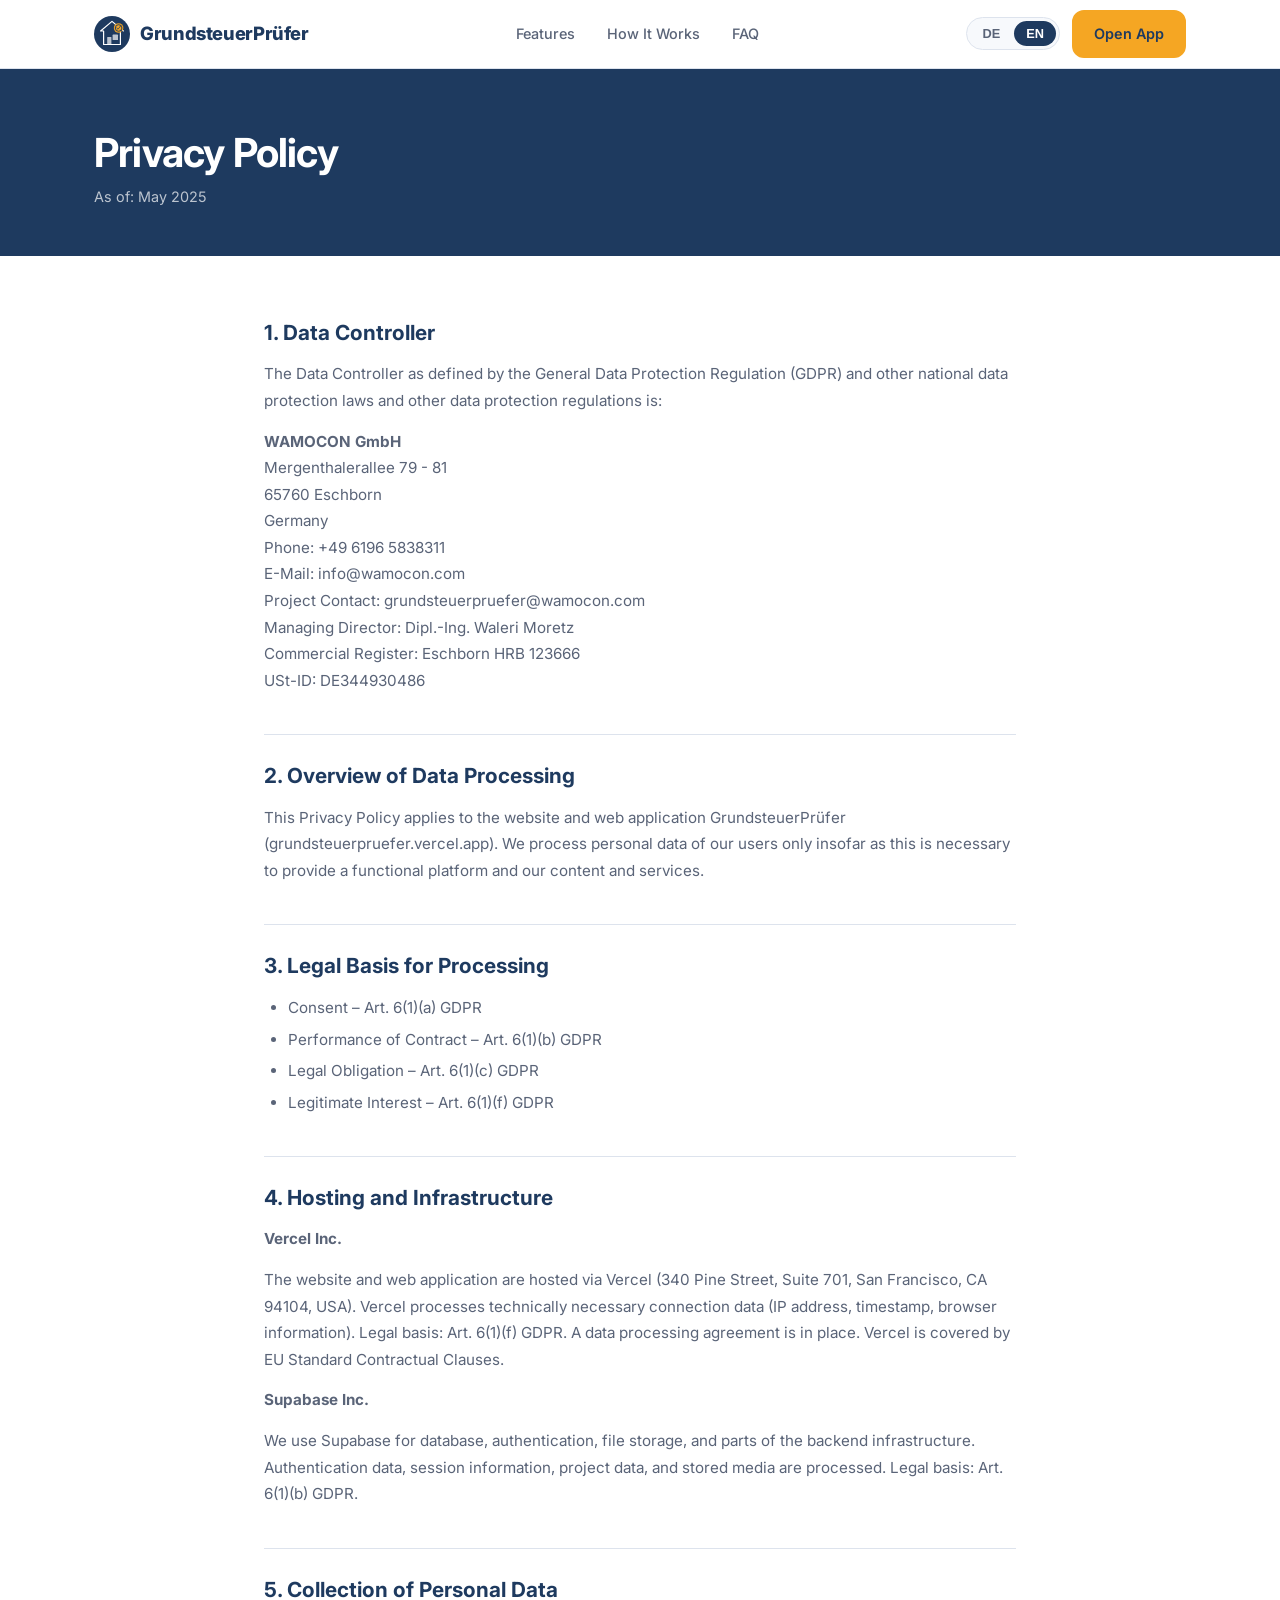
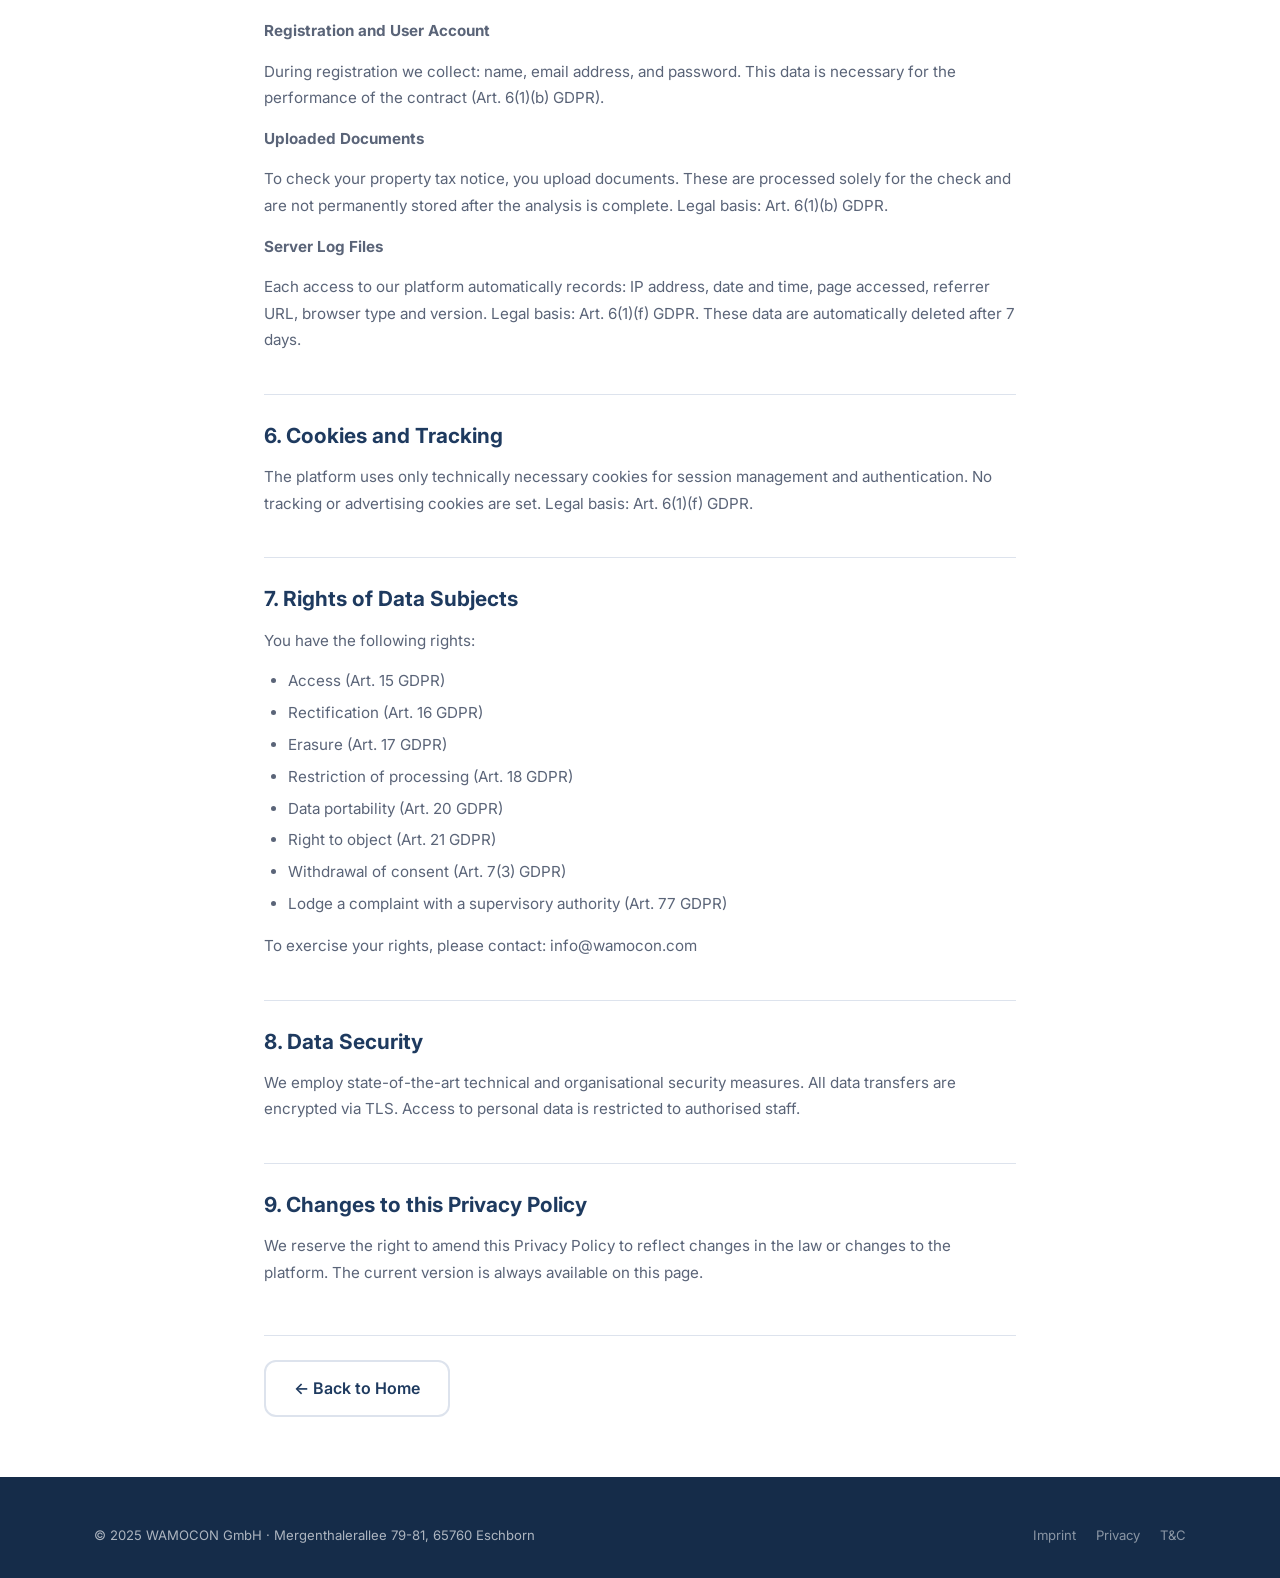
<file: datenschutz.html>
<!DOCTYPE html>
<html lang="de" data-page-title-de="Datenschutzerklärung – GrundsteuerPrüfer" data-page-title-en="Privacy Policy – GrundsteuerPrüfer">
<head>
  <meta charset="UTF-8" />
  <meta name="viewport" content="width=device-width, initial-scale=1.0" />
  <title>Datenschutzerklärung – GrundsteuerPrüfer</title>
  <meta name="robots" content="noindex, follow" />
  <link rel="icon" type="image/svg+xml" href="app-icon-light.svg" />
  <link rel="preconnect" href="https://fonts.googleapis.com" />
  <link rel="preconnect" href="https://fonts.gstatic.com" crossorigin />
  <link href="https://fonts.googleapis.com/css2?family=Inter:wght@400;500;600;700;800&display=swap" rel="stylesheet" />
  <link rel="stylesheet" href="style.css" />
</head>
<body>

  <!-- Navigation -->
  <header class="nav" role="banner">
    <div class="container">
      <nav class="nav__inner" aria-label="Hauptnavigation / Main navigation">
        <a href="index.html" class="nav__logo" aria-label="GrundsteuerPrüfer – Startseite">
          <img src="app-icon-light.svg" alt="GrundsteuerPrüfer Logo" width="36" height="36" />
          <span>GrundsteuerPrüfer</span>
        </a>
        <ul class="nav__links" role="list">
          <li><a href="index.html#features" data-de="Funktionen" data-en="Features">Funktionen</a></li>
          <li><a href="index.html#how-it-works" data-de="So funktioniert's" data-en="How It Works">So funktioniert's</a></li>
          <li><a href="index.html#faq" data-de="FAQ" data-en="FAQ">FAQ</a></li>
        </ul>
        <div class="nav__actions">
          <div class="lang-toggle" role="group" aria-label="Sprache wählen / Select language">
            <button class="lang-toggle__btn active" data-lang="de" aria-label="Deutsch">DE</button>
            <button class="lang-toggle__btn" data-lang="en" aria-label="English">EN</button>
          </div>
          <a href="https://grundsteuerpruefer.vercel.app" target="_blank" rel="noopener noreferrer"
             class="btn btn--primary btn--sm"
             data-de="App öffnen" data-en="Open App">App öffnen</a>
        </div>
        <button class="nav__hamburger" aria-label="Menü öffnen" aria-expanded="false">
          <span></span><span></span><span></span>
        </button>
      </nav>
    </div>
  </header>

  <main id="main-content">

    <!-- Legal Header -->
    <div class="legal-header">
      <div class="container">
        <h1 class="headline-lg" data-de="Datenschutzerklärung" data-en="Privacy Policy">Datenschutzerklärung</h1>
        <p data-de="Stand: Mai 2025" data-en="As of: May 2025">Stand: Mai 2025</p>
      </div>
    </div>

    <!-- Legal Content -->
    <div class="legal-content">

      <h2 data-de="1. Verantwortlicher" data-en="1. Data Controller">1. Verantwortlicher</h2>

      <p data-de="Verantwortlicher im Sinne der Datenschutz-Grundverordnung (DSGVO) und anderer nationaler Datenschutzgesetze sowie sonstiger datenschutzrechtlicher Bestimmungen ist:"
         data-en="The Data Controller as defined by the General Data Protection Regulation (GDPR) and other national data protection laws and other data protection regulations is:">
        Verantwortlicher im Sinne der Datenschutz-Grundverordnung (DSGVO) und anderer nationaler Datenschutzgesetze sowie sonstiger datenschutzrechtlicher Bestimmungen ist:
      </p>

      <p>
        <strong>WAMOCON GmbH</strong><br />
        Mergenthalerallee 79 - 81<br />
        65760 Eschborn<br />
        <span data-de="Deutschland" data-en="Germany">Deutschland</span><br />
        <span data-de="Telefon:" data-en="Phone:">Telefon:</span> <a href="tel:+4961965838311">+49 6196 5838311</a><br />
        E-Mail: <a href="mailto:info@wamocon.com">info@wamocon.com</a><br />
        <span data-de="Projektkontakt:" data-en="Project Contact:">Projektkontakt:</span>
        <a href="mailto:grundsteuerpruefer@wamocon.com">grundsteuerpruefer@wamocon.com</a><br />
        <span data-de="Geschäftsführer:" data-en="Managing Director:">Geschäftsführer:</span> Dipl.-Ing. Waleri Moretz<br />
        <span data-de="Handelsregister:" data-en="Commercial Register:">Handelsregister:</span> Eschborn HRB 123666<br />
        USt-ID: DE344930486
      </p>

      <h2 data-de="2. Überblick über die Datenverarbeitung" data-en="2. Overview of Data Processing">
        2. Überblick über die Datenverarbeitung
      </h2>

      <p data-de="Diese Datenschutzerklärung gilt für die Website und Webanwendung GrundsteuerPrüfer (grundsteuerpruefer.vercel.app). Wir verarbeiten personenbezogene Daten unserer Nutzer grundsätzlich nur, soweit dies zur Bereitstellung einer funktionsfähigen Plattform sowie unserer Inhalte und Leistungen erforderlich ist."
         data-en="This Privacy Policy applies to the website and web application GrundsteuerPrüfer (grundsteuerpruefer.vercel.app). We process personal data of our users only insofar as this is necessary to provide a functional platform and our content and services.">
        Diese Datenschutzerklärung gilt für die Website und Webanwendung GrundsteuerPrüfer (grundsteuerpruefer.vercel.app). Wir verarbeiten personenbezogene Daten unserer Nutzer grundsätzlich nur, soweit dies zur Bereitstellung einer funktionsfähigen Plattform sowie unserer Inhalte und Leistungen erforderlich ist.
      </p>

      <h2 data-de="3. Rechtsgrundlagen der Verarbeitung" data-en="3. Legal Basis for Processing">
        3. Rechtsgrundlagen der Verarbeitung
      </h2>

      <ul>
        <li data-de="Einwilligung – Art. 6 Abs. 1 lit. a DSGVO" data-en="Consent – Art. 6(1)(a) GDPR">
          Einwilligung – Art. 6 Abs. 1 lit. a DSGVO
        </li>
        <li data-de="Vertragserfüllung – Art. 6 Abs. 1 lit. b DSGVO" data-en="Performance of Contract – Art. 6(1)(b) GDPR">
          Vertragserfüllung – Art. 6 Abs. 1 lit. b DSGVO
        </li>
        <li data-de="Rechtliche Verpflichtung – Art. 6 Abs. 1 lit. c DSGVO" data-en="Legal Obligation – Art. 6(1)(c) GDPR">
          Rechtliche Verpflichtung – Art. 6 Abs. 1 lit. c DSGVO
        </li>
        <li data-de="Berechtigtes Interesse – Art. 6 Abs. 1 lit. f DSGVO" data-en="Legitimate Interest – Art. 6(1)(f) GDPR">
          Berechtigtes Interesse – Art. 6 Abs. 1 lit. f DSGVO
        </li>
      </ul>

      <h2 data-de="4. Hosting und Infrastruktur" data-en="4. Hosting and Infrastructure">
        4. Hosting und Infrastruktur
      </h2>

      <p><strong>Vercel Inc.</strong></p>
      <p data-de="Die Website und Webanwendung werden über Vercel (340 Pine Street, Suite 701, San Francisco, CA 94104, USA) gehostet. Dabei verarbeitet Vercel technisch notwendige Verbindungsdaten (IP-Adresse, Zeitstempel, Browserinformationen). Rechtsgrundlage: Art. 6 Abs. 1 lit. f DSGVO. Es besteht ein Auftragsverarbeitungsvertrag. Vercel verfügt über eine EU-Standardvertragsklausel."
         data-en="The website and web application are hosted via Vercel (340 Pine Street, Suite 701, San Francisco, CA 94104, USA). Vercel processes technically necessary connection data (IP address, timestamp, browser information). Legal basis: Art. 6(1)(f) GDPR. A data processing agreement is in place. Vercel is covered by EU Standard Contractual Clauses.">
        Die Website und Webanwendung werden über Vercel (340 Pine Street, Suite 701, San Francisco, CA 94104, USA) gehostet. Dabei verarbeitet Vercel technisch notwendige Verbindungsdaten (IP-Adresse, Zeitstempel, Browserinformationen). Rechtsgrundlage: Art. 6 Abs. 1 lit. f DSGVO.
      </p>

      <p><strong>Supabase Inc.</strong></p>
      <p data-de="Für Datenbank, Authentifizierung, Dateispeicher und Teile der Backend-Infrastruktur nutzen wir Supabase. Verarbeitet werden Authentifizierungsdaten, Session-Informationen, Projektdaten sowie gespeicherte Medien. Rechtsgrundlage: Art. 6 Abs. 1 lit. b DSGVO."
         data-en="We use Supabase for database, authentication, file storage, and parts of the backend infrastructure. Authentication data, session information, project data, and stored media are processed. Legal basis: Art. 6(1)(b) GDPR.">
        Für Datenbank, Authentifizierung, Dateispeicher und Teile der Backend-Infrastruktur nutzen wir Supabase. Verarbeitet werden Authentifizierungsdaten, Session-Informationen, Projektdaten sowie gespeicherte Medien. Rechtsgrundlage: Art. 6 Abs. 1 lit. b DSGVO.
      </p>

      <h2 data-de="5. Erhebung personenbezogener Daten" data-en="5. Collection of Personal Data">
        5. Erhebung personenbezogener Daten
      </h2>

      <p><strong data-de="Registrierung und Nutzerkonto" data-en="Registration and User Account">Registrierung und Nutzerkonto</strong></p>
      <p data-de="Bei der Registrierung erheben wir: Name, E-Mail-Adresse und Passwort. Diese Daten sind zur Vertragserfüllung erforderlich (Art. 6 Abs. 1 lit. b DSGVO)."
         data-en="During registration we collect: name, email address, and password. This data is necessary for the performance of the contract (Art. 6(1)(b) GDPR).">
        Bei der Registrierung erheben wir: Name, E-Mail-Adresse und Passwort. Diese Daten sind zur Vertragserfüllung erforderlich (Art. 6 Abs. 1 lit. b DSGVO).
      </p>

      <p><strong data-de="Hochgeladene Dokumente" data-en="Uploaded Documents">Hochgeladene Dokumente</strong></p>
      <p data-de="Zur Prüfung Ihres Grundsteuerbescheids laden Sie Dokumente hoch. Diese werden ausschließlich für die Prüfung verarbeitet und nach Abschluss der Analyse nicht dauerhaft gespeichert. Rechtsgrundlage: Art. 6 Abs. 1 lit. b DSGVO."
         data-en="To check your property tax notice, you upload documents. These are processed solely for the check and are not permanently stored after the analysis is complete. Legal basis: Art. 6(1)(b) GDPR.">
        Zur Prüfung Ihres Grundsteuerbescheids laden Sie Dokumente hoch. Diese werden ausschließlich für die Prüfung verarbeitet und nach Abschluss der Analyse nicht dauerhaft gespeichert. Rechtsgrundlage: Art. 6 Abs. 1 lit. b DSGVO.
      </p>

      <p><strong data-de="Server-Logfiles" data-en="Server Log Files">Server-Logfiles</strong></p>
      <p data-de="Bei jedem Zugriff auf unsere Plattform werden automatisch folgende Daten erfasst: IP-Adresse, Datum und Uhrzeit, aufgerufene Seite, Referrer-URL, Browser-Typ und -Version. Rechtsgrundlage: Art. 6 Abs. 1 lit. f DSGVO. Diese Daten werden nach 7 Tagen automatisch gelöscht."
         data-en="Each access to our platform automatically records: IP address, date and time, page accessed, referrer URL, browser type and version. Legal basis: Art. 6(1)(f) GDPR. These data are automatically deleted after 7 days.">
        Bei jedem Zugriff auf unsere Plattform werden automatisch folgende Daten erfasst: IP-Adresse, Datum und Uhrzeit, aufgerufene Seite, Referrer-URL, Browser-Typ und -Version. Rechtsgrundlage: Art. 6 Abs. 1 lit. f DSGVO. Diese Daten werden nach 7 Tagen automatisch gelöscht.
      </p>

      <h2 data-de="6. Cookies und Tracking" data-en="6. Cookies and Tracking">
        6. Cookies und Tracking
      </h2>

      <p data-de="Die Plattform verwendet ausschließlich technisch notwendige Cookies für Session-Management und Authentifizierung. Es werden keine Tracking- oder Werbe-Cookies gesetzt. Rechtsgrundlage: Art. 6 Abs. 1 lit. f DSGVO."
         data-en="The platform uses only technically necessary cookies for session management and authentication. No tracking or advertising cookies are set. Legal basis: Art. 6(1)(f) GDPR.">
        Die Plattform verwendet ausschließlich technisch notwendige Cookies für Session-Management und Authentifizierung. Es werden keine Tracking- oder Werbe-Cookies gesetzt. Rechtsgrundlage: Art. 6 Abs. 1 lit. f DSGVO.
      </p>

      <h2 data-de="7. Rechte der betroffenen Personen" data-en="7. Rights of Data Subjects">
        7. Rechte der betroffenen Personen
      </h2>

      <p data-de="Sie haben folgende Rechte:" data-en="You have the following rights:">
        Sie haben folgende Rechte:
      </p>
      <ul>
        <li data-de="Auskunft (Art. 15 DSGVO)" data-en="Access (Art. 15 GDPR)">Auskunft (Art. 15 DSGVO)</li>
        <li data-de="Berichtigung (Art. 16 DSGVO)" data-en="Rectification (Art. 16 GDPR)">Berichtigung (Art. 16 DSGVO)</li>
        <li data-de="Löschung (Art. 17 DSGVO)" data-en="Erasure (Art. 17 GDPR)">Löschung (Art. 17 DSGVO)</li>
        <li data-de="Einschränkung der Verarbeitung (Art. 18 DSGVO)" data-en="Restriction of processing (Art. 18 GDPR)">Einschränkung der Verarbeitung (Art. 18 DSGVO)</li>
        <li data-de="Datenübertragbarkeit (Art. 20 DSGVO)" data-en="Data portability (Art. 20 GDPR)">Datenübertragbarkeit (Art. 20 DSGVO)</li>
        <li data-de="Widerspruch (Art. 21 DSGVO)" data-en="Right to object (Art. 21 GDPR)">Widerspruch (Art. 21 DSGVO)</li>
        <li data-de="Widerruf erteilter Einwilligungen (Art. 7 Abs. 3 DSGVO)" data-en="Withdrawal of consent (Art. 7(3) GDPR)">Widerruf erteilter Einwilligungen (Art. 7 Abs. 3 DSGVO)</li>
        <li data-de="Beschwerde bei einer Aufsichtsbehörde (Art. 77 DSGVO)" data-en="Lodge a complaint with a supervisory authority (Art. 77 GDPR)">Beschwerde bei einer Aufsichtsbehörde (Art. 77 DSGVO)</li>
      </ul>

      <p data-de="Zur Ausübung Ihrer Rechte wenden Sie sich bitte an: info@wamocon.com"
         data-en="To exercise your rights, please contact: info@wamocon.com">
        Zur Ausübung Ihrer Rechte wenden Sie sich bitte an: <a href="mailto:info@wamocon.com">info@wamocon.com</a>
      </p>

      <h2 data-de="8. Datensicherheit" data-en="8. Data Security">8. Datensicherheit</h2>

      <p data-de="Wir setzen technische und organisatorische Sicherheitsmaßnahmen nach dem Stand der Technik ein. Alle Datenübertragungen erfolgen verschlüsselt via TLS. Der Zugriff auf personenbezogene Daten ist auf autorisierte Mitarbeiter beschränkt."
         data-en="We employ state-of-the-art technical and organisational security measures. All data transfers are encrypted via TLS. Access to personal data is restricted to authorised staff.">
        Wir setzen technische und organisatorische Sicherheitsmaßnahmen nach dem Stand der Technik ein. Alle Datenübertragungen erfolgen verschlüsselt via TLS. Der Zugriff auf personenbezogene Daten ist auf autorisierte Mitarbeiter beschränkt.
      </p>

      <h2 data-de="9. Änderung dieser Datenschutzerklärung" data-en="9. Changes to this Privacy Policy">
        9. Änderung dieser Datenschutzerklärung
      </h2>

      <p data-de="Wir behalten uns vor, diese Datenschutzerklärung anzupassen, um sie an geänderte Rechtslagen oder bei Änderungen der Plattform anzupassen. Die jeweils aktuelle Version finden Sie stets auf dieser Seite."
         data-en="We reserve the right to amend this Privacy Policy to reflect changes in the law or changes to the platform. The current version is always available on this page.">
        Wir behalten uns vor, diese Datenschutzerklärung anzupassen, um sie an geänderte Rechtslagen oder bei Änderungen der Plattform anzupassen. Die jeweils aktuelle Version finden Sie stets auf dieser Seite.
      </p>

      <div style="margin-top:48px; padding-top:24px; border-top:1px solid var(--color-border);">
        <a href="index.html" class="btn btn--ghost"
           data-de="← Zurück zur Startseite" data-en="← Back to Home">
          ← Zurück zur Startseite
        </a>
      </div>

    </div>
  </main>

  <!-- Footer -->
  <footer class="footer" role="contentinfo">
    <div class="container">
      <div class="footer__bottom">
        <p class="footer__copy"
           data-de="&copy; 2025 WAMOCON GmbH · Mergenthalerallee 79-81, 65760 Eschborn"
           data-en="&copy; 2025 WAMOCON GmbH · Mergenthalerallee 79-81, 65760 Eschborn">
          &copy; 2025 WAMOCON GmbH · Mergenthalerallee 79-81, 65760 Eschborn
        </p>
        <nav class="footer__legal" aria-label="Rechtliche Links">
          <a href="impressum.html" data-de="Impressum" data-en="Imprint">Impressum</a>
          <a href="datenschutz.html" data-de="Datenschutz" data-en="Privacy">Datenschutz</a>
          <a href="agb.html" data-de="AGB" data-en="T&amp;C">AGB</a>
        </nav>
      </div>
    </div>
  </footer>

  <button class="scroll-top" aria-label="Nach oben scrollen">▲</button>
  <script src="script.js"></script>
</body>
</html>
</file>
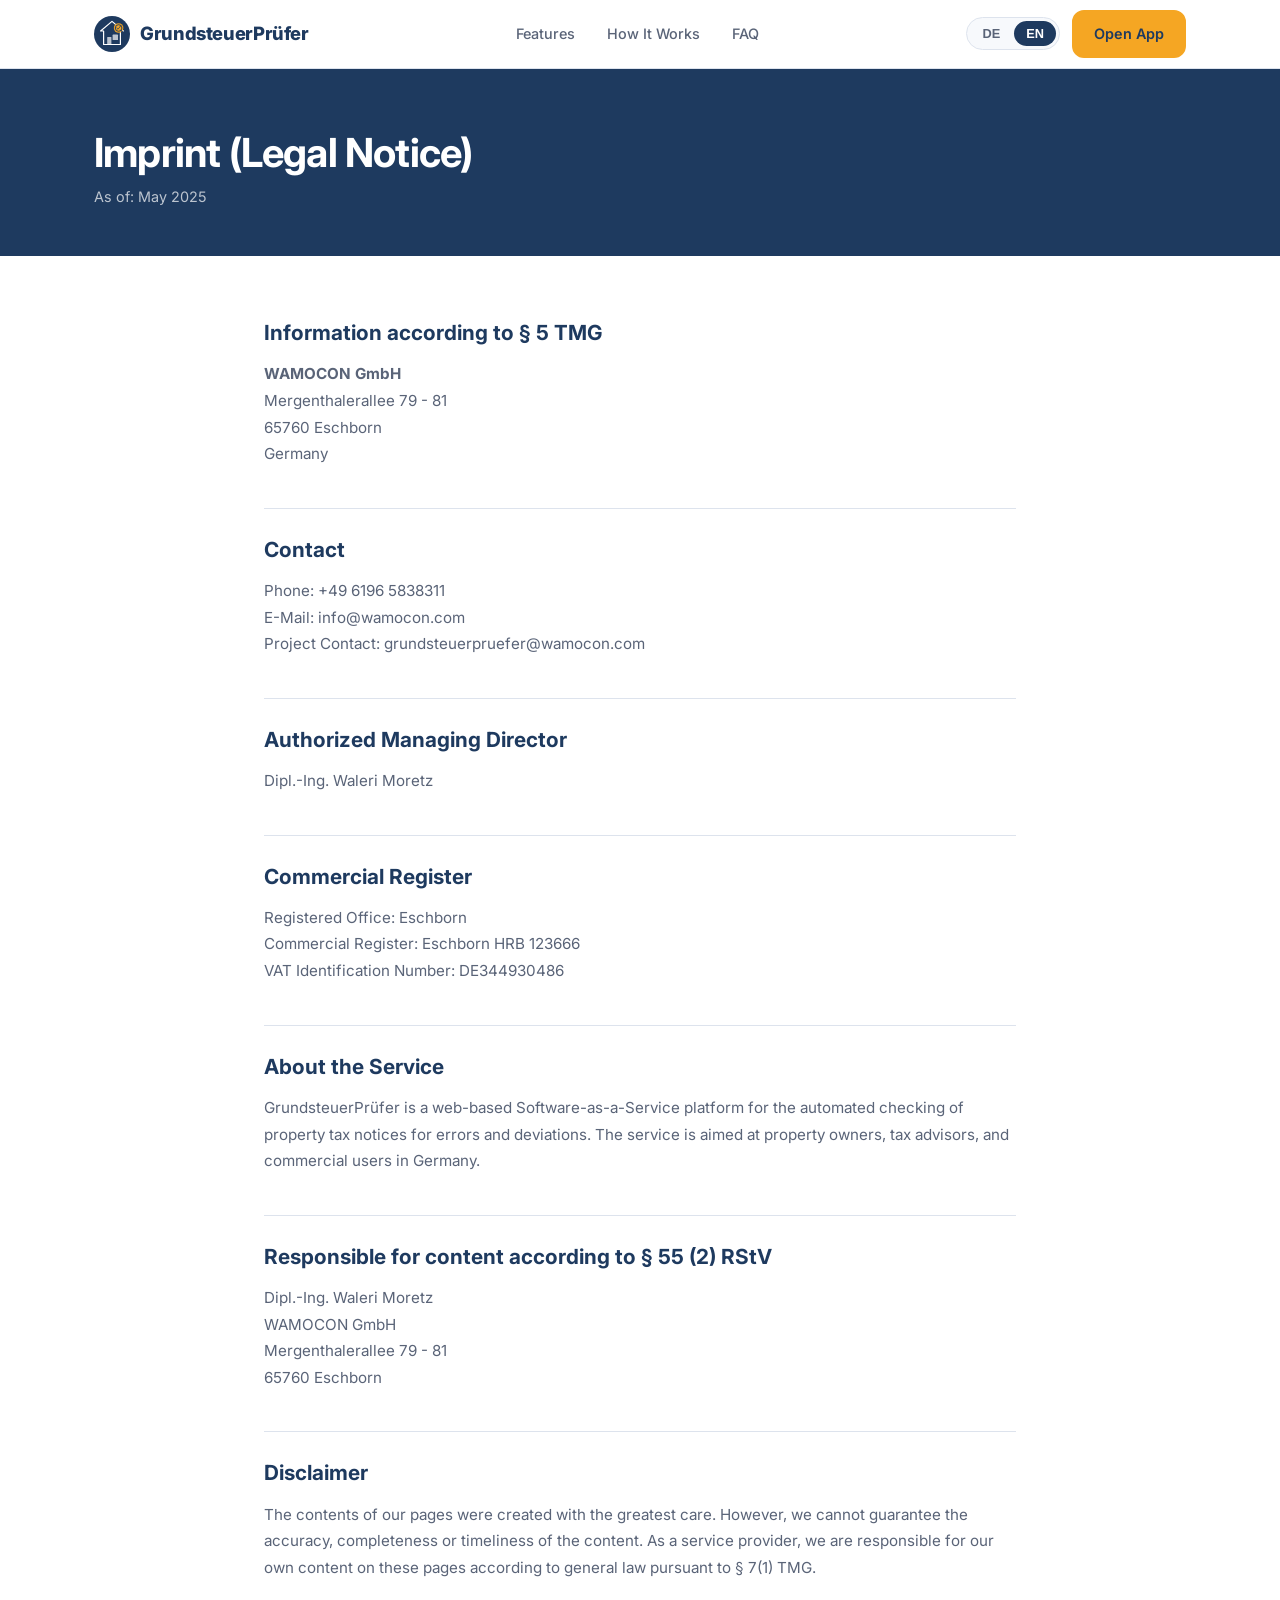
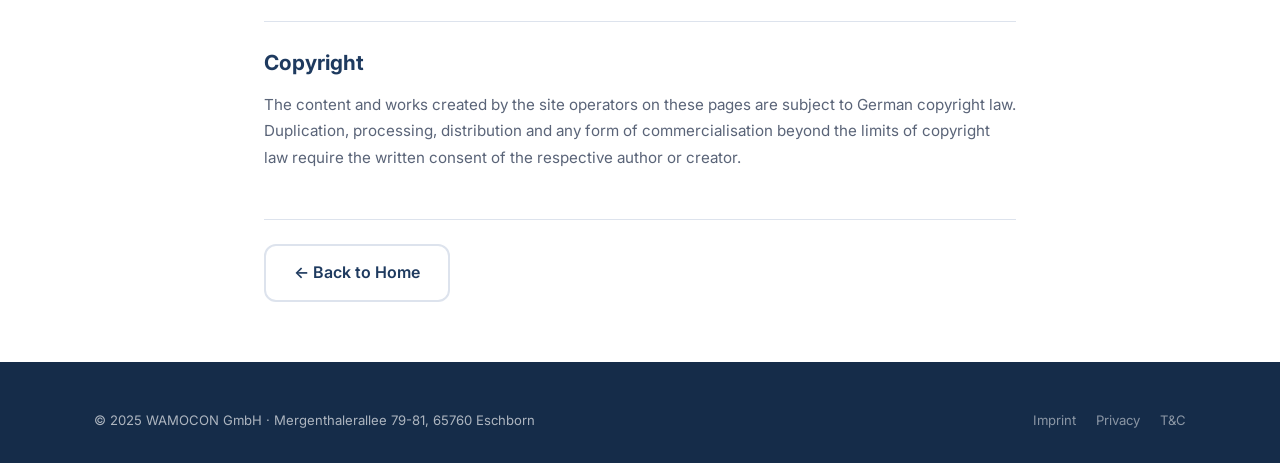
<file: impressum.html>
<!DOCTYPE html>
<html lang="de" data-page-title-de="Impressum – GrundsteuerPrüfer" data-page-title-en="Imprint – GrundsteuerPrüfer">
<head>
  <meta charset="UTF-8" />
  <meta name="viewport" content="width=device-width, initial-scale=1.0" />
  <title>Impressum – GrundsteuerPrüfer</title>
  <meta name="robots" content="noindex, follow" />
  <link rel="icon" type="image/svg+xml" href="app-icon-light.svg" />
  <link rel="preconnect" href="https://fonts.googleapis.com" />
  <link rel="preconnect" href="https://fonts.gstatic.com" crossorigin />
  <link href="https://fonts.googleapis.com/css2?family=Inter:wght@400;500;600;700;800&display=swap" rel="stylesheet" />
  <link rel="stylesheet" href="style.css" />
</head>
<body>

  <!-- Navigation -->
  <header class="nav" role="banner">
    <div class="container">
      <nav class="nav__inner" aria-label="Hauptnavigation / Main navigation">
        <a href="index.html" class="nav__logo" aria-label="GrundsteuerPrüfer – Startseite">
          <img src="app-icon-light.svg" alt="GrundsteuerPrüfer Logo" width="36" height="36" />
          <span>GrundsteuerPrüfer</span>
        </a>
        <ul class="nav__links" role="list">
          <li><a href="index.html#features" data-de="Funktionen" data-en="Features">Funktionen</a></li>
          <li><a href="index.html#how-it-works" data-de="So funktioniert's" data-en="How It Works">So funktioniert's</a></li>
          <li><a href="index.html#faq" data-de="FAQ" data-en="FAQ">FAQ</a></li>
        </ul>
        <div class="nav__actions">
          <div class="lang-toggle" role="group" aria-label="Sprache wählen / Select language">
            <button class="lang-toggle__btn active" data-lang="de" aria-label="Deutsch">DE</button>
            <button class="lang-toggle__btn" data-lang="en" aria-label="English">EN</button>
          </div>
          <a href="https://grundsteuerpruefer.vercel.app" target="_blank" rel="noopener noreferrer"
             class="btn btn--primary btn--sm"
             data-de="App öffnen" data-en="Open App">App öffnen</a>
        </div>
        <button class="nav__hamburger" aria-label="Menü öffnen" aria-expanded="false">
          <span></span><span></span><span></span>
        </button>
      </nav>
    </div>
  </header>

  <main id="main-content">

    <!-- Legal Header -->
    <div class="legal-header">
      <div class="container">
        <h1 class="headline-lg" data-de="Impressum" data-en="Imprint (Legal Notice)">Impressum</h1>
        <p data-de="Stand: Mai 2025" data-en="As of: May 2025">Stand: Mai 2025</p>
      </div>
    </div>

    <!-- Legal Content -->
    <div class="legal-content">

      <h2 data-de="Angaben gemäß § 5 TMG" data-en="Information according to § 5 TMG">
        Angaben gemäß § 5 TMG
      </h2>

      <p>
        <strong>WAMOCON GmbH</strong><br />
        Mergenthalerallee 79 - 81<br />
        65760 Eschborn<br />
        <span data-de="Deutschland" data-en="Germany">Deutschland</span>
      </p>

      <h2 data-de="Kontakt" data-en="Contact">Kontakt</h2>

      <p>
        <span data-de="Telefon:" data-en="Phone:">Telefon:</span> <a href="tel:+4961965838311">+49 6196 5838311</a><br />
        E-Mail: <a href="mailto:info@wamocon.com">info@wamocon.com</a><br />
        <span data-de="Projektkontakt:" data-en="Project Contact:">Projektkontakt:</span>
        <a href="mailto:grundsteuerpruefer@wamocon.com">grundsteuerpruefer@wamocon.com</a>
      </p>

      <h2 data-de="Vertretungsberechtigter Geschäftsführer" data-en="Authorized Managing Director">
        Vertretungsberechtigter Geschäftsführer
      </h2>

      <p>Dipl.-Ing. Waleri Moretz</p>

      <h2 data-de="Registereintrag" data-en="Commercial Register">Registereintrag</h2>

      <p>
        <span data-de="Sitz der Gesellschaft:" data-en="Registered Office:">Sitz der Gesellschaft:</span> Eschborn<br />
        <span data-de="Handelsregister:" data-en="Commercial Register:">Handelsregister:</span> Eschborn HRB 123666<br />
        <span data-de="Umsatzsteuer-Identifikationsnummer:" data-en="VAT Identification Number:">Umsatzsteuer-Identifikationsnummer:</span> DE344930486
      </p>

      <h2 data-de="Angaben zum Angebot" data-en="About the Service">Angaben zum Angebot</h2>

      <p data-de="GrundsteuerPrüfer ist eine webbasierte Software-as-a-Service-Plattform zur automatischen Prüfung von Grundsteuerbescheiden auf Fehler und Abweichungen. Das Angebot richtet sich an Grundstückseigentümer, Steuerberater und gewerbliche Nutzer in Deutschland."
         data-en="GrundsteuerPrüfer is a web-based Software-as-a-Service platform for the automated checking of property tax notices for errors and deviations. The service is aimed at property owners, tax advisors, and commercial users in Germany.">
        GrundsteuerPrüfer ist eine webbasierte Software-as-a-Service-Plattform zur automatischen Prüfung von Grundsteuerbescheiden auf Fehler und Abweichungen. Das Angebot richtet sich an Grundstückseigentümer, Steuerberater und gewerbliche Nutzer in Deutschland.
      </p>

      <h2 data-de="Verantwortlich für den Inhalt nach § 55 Abs. 2 RStV"
          data-en="Responsible for content according to § 55 (2) RStV">
        Verantwortlich für den Inhalt nach § 55 Abs. 2 RStV
      </h2>

      <p>
        Dipl.-Ing. Waleri Moretz<br />
        WAMOCON GmbH<br />
        Mergenthalerallee 79 - 81<br />
        65760 Eschborn
      </p>

      <h2 data-de="Haftungsausschluss" data-en="Disclaimer">Haftungsausschluss</h2>

      <p data-de="Die Inhalte unserer Seiten wurden mit größter Sorgfalt erstellt. Für die Richtigkeit, Vollständigkeit und Aktualität der Inhalte können wir jedoch keine Gewähr übernehmen. Als Diensteanbieter sind wir gemäß § 7 Abs. 1 TMG für eigene Inhalte auf diesen Seiten nach den allgemeinen Gesetzen verantwortlich."
         data-en="The contents of our pages were created with the greatest care. However, we cannot guarantee the accuracy, completeness or timeliness of the content. As a service provider, we are responsible for our own content on these pages according to general law pursuant to § 7(1) TMG.">
        Die Inhalte unserer Seiten wurden mit größter Sorgfalt erstellt. Für die Richtigkeit, Vollständigkeit und Aktualität der Inhalte können wir jedoch keine Gewähr übernehmen. Als Diensteanbieter sind wir gemäß § 7 Abs. 1 TMG für eigene Inhalte auf diesen Seiten nach den allgemeinen Gesetzen verantwortlich.
      </p>

      <h2 data-de="Urheberrecht" data-en="Copyright">Urheberrecht</h2>

      <p data-de="Die durch die Seitenbetreiber erstellten Inhalte und Werke auf diesen Seiten unterliegen dem deutschen Urheberrecht. Die Vervielfältigung, Bearbeitung, Verbreitung und jede Art der Verwertung außerhalb der Grenzen des Urheberrechtes bedürfen der schriftlichen Zustimmung des jeweiligen Autors bzw. Erstellers."
         data-en="The content and works created by the site operators on these pages are subject to German copyright law. Duplication, processing, distribution and any form of commercialisation beyond the limits of copyright law require the written consent of the respective author or creator.">
        Die durch die Seitenbetreiber erstellten Inhalte und Werke auf diesen Seiten unterliegen dem deutschen Urheberrecht. Die Vervielfältigung, Bearbeitung, Verbreitung und jede Art der Verwertung außerhalb der Grenzen des Urheberrechtes bedürfen der schriftlichen Zustimmung des jeweiligen Autors bzw. Erstellers.
      </p>

      <div style="margin-top:48px; padding-top:24px; border-top:1px solid var(--color-border);">
        <a href="index.html" class="btn btn--ghost"
           data-de="← Zurück zur Startseite" data-en="← Back to Home">
          ← Zurück zur Startseite
        </a>
      </div>

    </div>
  </main>

  <!-- Footer -->
  <footer class="footer" role="contentinfo">
    <div class="container">
      <div class="footer__bottom">
        <p class="footer__copy"
           data-de="&copy; 2025 WAMOCON GmbH · Mergenthalerallee 79-81, 65760 Eschborn"
           data-en="&copy; 2025 WAMOCON GmbH · Mergenthalerallee 79-81, 65760 Eschborn">
          &copy; 2025 WAMOCON GmbH · Mergenthalerallee 79-81, 65760 Eschborn
        </p>
        <nav class="footer__legal" aria-label="Rechtliche Links">
          <a href="impressum.html" data-de="Impressum" data-en="Imprint">Impressum</a>
          <a href="datenschutz.html" data-de="Datenschutz" data-en="Privacy">Datenschutz</a>
          <a href="agb.html" data-de="AGB" data-en="T&amp;C">AGB</a>
        </nav>
      </div>
    </div>
  </footer>

  <button class="scroll-top" aria-label="Nach oben scrollen">▲</button>
  <script src="script.js"></script>
</body>
</html>
</file>
<file: style.css>
/* =====================================================
   GrundsteuerPrüfer – Landing Page Styles
   WAMOCON GmbH – Production Ready
   ===================================================== */

/* ---------- CSS Custom Properties ---------- */
:root {
  --color-primary: #1E3A5F;
  --color-primary-dark: #152C49;
  --color-accent: #F5A623;
  --color-accent-dark: #D4891A;
  --color-success: #28A745;
  --color-text: #1A1A2E;
  --color-text-muted: #5A6478;
  --color-bg: #FFFFFF;
  --color-bg-alt: #F7F9FC;
  --color-bg-dark: #1E3A5F;
  --color-border: #DDE3ED;
  --color-white: #FFFFFF;
  --font-sans: 'Inter', 'Segoe UI', system-ui, -apple-system, sans-serif;
  --radius-sm: 6px;
  --radius-md: 12px;
  --radius-lg: 20px;
  --shadow-sm: 0 1px 4px rgba(30,58,95,0.08);
  --shadow-md: 0 4px 20px rgba(30,58,95,0.12);
  --shadow-lg: 0 12px 40px rgba(30,58,95,0.18);
  --transition: 0.22s ease;
  --max-width: 1140px;
}

/* ---------- Reset & Base ---------- */
*, *::before, *::after { box-sizing: border-box; margin: 0; padding: 0; }

html { scroll-behavior: smooth; font-size: 16px; }

body {
  font-family: var(--font-sans);
  color: var(--color-text);
  background: var(--color-bg);
  line-height: 1.6;
  -webkit-font-smoothing: antialiased;
}

img, svg { display: block; max-width: 100%; }
a { color: inherit; text-decoration: none; }
ul { list-style: none; }

/* ---------- Layout Helpers ---------- */
.container {
  max-width: var(--max-width);
  margin-inline: auto;
  padding-inline: 24px;
}

.section { padding-block: 80px; }
.section--alt { background: var(--color-bg-alt); }

/* ---------- Typography ---------- */
.headline-xl {
  font-size: clamp(2rem, 5vw, 3.25rem);
  font-weight: 800;
  line-height: 1.15;
  letter-spacing: -0.03em;
}

.headline-lg {
  font-size: clamp(1.6rem, 3.5vw, 2.5rem);
  font-weight: 700;
  line-height: 1.2;
  letter-spacing: -0.02em;
}

.headline-md {
  font-size: clamp(1.25rem, 2.5vw, 1.75rem);
  font-weight: 700;
  line-height: 1.3;
}

.subline {
  font-size: clamp(1rem, 2vw, 1.2rem);
  color: var(--color-text-muted);
  line-height: 1.7;
}

.subline--light { color: rgba(255,255,255,0.8); }

.text-accent { color: var(--color-accent); }
.text-center { text-align: center; }

/* ---------- Buttons ---------- */
.btn {
  display: inline-flex;
  align-items: center;
  gap: 8px;
  padding: 14px 28px;
  border-radius: var(--radius-md);
  font-size: 1rem;
  font-weight: 600;
  cursor: pointer;
  border: 2px solid transparent;
  transition: all var(--transition);
  white-space: nowrap;
  text-decoration: none;
}

.btn--primary {
  background: var(--color-accent);
  color: var(--color-primary);
  border-color: var(--color-accent);
}

.btn--primary:hover {
  background: var(--color-accent-dark);
  border-color: var(--color-accent-dark);
  transform: translateY(-1px);
  box-shadow: var(--shadow-md);
}

.btn--outline {
  background: transparent;
  color: var(--color-white);
  border-color: rgba(255,255,255,0.5);
}

.btn--outline:hover {
  background: rgba(255,255,255,0.1);
  border-color: var(--color-white);
}

.btn--ghost {
  background: transparent;
  color: var(--color-primary);
  border-color: var(--color-border);
}

.btn--ghost:hover {
  background: var(--color-bg-alt);
  border-color: var(--color-primary);
}

.btn--lg { padding: 18px 36px; font-size: 1.1rem; }
.btn--sm { padding: 10px 20px; font-size: 0.9rem; }

/* ---------- Navigation ---------- */
.nav {
  position: sticky;
  top: 0;
  z-index: 100;
  background: rgba(255,255,255,0.95);
  backdrop-filter: blur(12px);
  -webkit-backdrop-filter: blur(12px);
  border-bottom: 1px solid var(--color-border);
  transition: box-shadow var(--transition);
}

.nav.scrolled { box-shadow: var(--shadow-md); }

.nav__inner {
  display: flex;
  align-items: center;
  justify-content: space-between;
  height: 68px;
  gap: 24px;
}

.nav__logo {
  display: flex;
  align-items: center;
  gap: 10px;
  font-weight: 800;
  font-size: 1.15rem;
  color: var(--color-primary);
  letter-spacing: -0.02em;
  flex-shrink: 0;
}

.nav__logo img,
.nav__logo svg { width: 36px; height: 36px; border-radius: 8px; }

.nav__links {
  display: flex;
  align-items: center;
  gap: 32px;
}

.nav__links a {
  font-size: 0.9rem;
  font-weight: 500;
  color: var(--color-text-muted);
  transition: color var(--transition);
}

.nav__links a:hover { color: var(--color-primary); }

.nav__actions {
  display: flex;
  align-items: center;
  gap: 12px;
  flex-shrink: 0;
}

/* Language Toggle */
.lang-toggle {
  display: flex;
  align-items: center;
  background: var(--color-bg-alt);
  border: 1px solid var(--color-border);
  border-radius: 20px;
  padding: 3px;
  gap: 2px;
}

.lang-toggle__btn {
  padding: 5px 12px;
  border-radius: 16px;
  font-size: 0.8rem;
  font-weight: 600;
  cursor: pointer;
  border: none;
  background: transparent;
  color: var(--color-text-muted);
  transition: all var(--transition);
}

.lang-toggle__btn.active {
  background: var(--color-primary);
  color: var(--color-white);
}

/* Mobile Menu Button */
.nav__hamburger {
  display: none;
  flex-direction: column;
  gap: 5px;
  cursor: pointer;
  padding: 4px;
  border: none;
  background: transparent;
}

.nav__hamburger span {
  display: block;
  width: 24px;
  height: 2px;
  background: var(--color-primary);
  border-radius: 2px;
  transition: all var(--transition);
}

/* ---------- Hero Section ---------- */
.hero {
  background: linear-gradient(135deg, var(--color-primary) 0%, #2D5080 60%, #1A3A6B 100%);
  padding-block: 100px 80px;
  position: relative;
  overflow: hidden;
}

.hero::before {
  content: '';
  position: absolute;
  inset: 0;
  background: url("data:image/svg+xml,%3Csvg width='60' height='60' viewBox='0 0 60 60' xmlns='http://www.w3.org/2000/svg'%3E%3Cg fill='none' fill-rule='evenodd'%3E%3Cg fill='%23ffffff' fill-opacity='0.03'%3E%3Cpath d='M36 34v-4h-2v4h-4v2h4v4h2v-4h4v-2h-4zm0-30V0h-2v4h-4v2h4v4h2V6h4V4h-4zM6 34v-4H4v4H0v2h4v4h2v-4h4v-2H6zM6 4V0H4v4H0v2h4v4h2V6h4V4H6z'/%3E%3C/g%3E%3C/g%3E%3C/svg%3E");
  pointer-events: none;
}

.hero__inner {
  display: grid;
  grid-template-columns: 1fr 1fr;
  gap: 64px;
  align-items: center;
}

.hero__badge {
  display: inline-flex;
  align-items: center;
  gap: 8px;
  background: rgba(245,166,35,0.15);
  border: 1px solid rgba(245,166,35,0.4);
  border-radius: 20px;
  padding: 6px 16px;
  font-size: 0.85rem;
  font-weight: 600;
  color: var(--color-accent);
  margin-bottom: 24px;
}

.hero__title {
  color: var(--color-white);
  margin-bottom: 20px;
}

.hero__sub {
  margin-bottom: 40px;
}

.hero__cta {
  display: flex;
  gap: 16px;
  flex-wrap: wrap;
}

.hero__visual {
  display: flex;
  justify-content: center;
  align-items: center;
}

.hero__mockup {
  background: rgba(255,255,255,0.07);
  border: 1px solid rgba(255,255,255,0.12);
  border-radius: var(--radius-lg);
  padding: 32px;
  width: 100%;
  max-width: 420px;
  backdrop-filter: blur(8px);
  position: relative;
}

.hero__mockup-header {
  display: flex;
  align-items: center;
  gap: 8px;
  margin-bottom: 24px;
}

.hero__mockup-dot {
  width: 10px;
  height: 10px;
  border-radius: 50%;
}

.hero__mockup-dot:nth-child(1) { background: #FF5F57; }
.hero__mockup-dot:nth-child(2) { background: #FEBC2E; }
.hero__mockup-dot:nth-child(3) { background: #28C840; }

.mockup-row {
  display: flex;
  align-items: center;
  gap: 12px;
  padding: 12px 16px;
  border-radius: var(--radius-sm);
  margin-bottom: 8px;
  font-size: 0.9rem;
}

.mockup-row--ok {
  background: rgba(40,167,69,0.15);
  color: #7EE8A2;
}

.mockup-row--warn {
  background: rgba(245,166,35,0.15);
  color: var(--color-accent);
}

.mockup-row--error {
  background: rgba(220,53,69,0.15);
  color: #FF8F9C;
}

.mockup-row__icon { font-size: 1.1rem; }

.mockup-score {
  display: flex;
  align-items: center;
  justify-content: space-between;
  padding: 14px 16px;
  background: rgba(255,255,255,0.08);
  border-radius: var(--radius-sm);
  margin-top: 16px;
  color: var(--color-white);
  font-weight: 600;
}

.mockup-score__value {
  font-size: 1.4rem;
  font-weight: 800;
  color: var(--color-accent);
}

/* ---------- Stats Bar ---------- */
.stats-bar {
  background: var(--color-white);
  border-bottom: 1px solid var(--color-border);
  padding-block: 28px;
}

.stats-bar__grid {
  display: grid;
  grid-template-columns: repeat(4, 1fr);
  gap: 24px;
  text-align: center;
}

.stat-item__value {
  font-size: 2rem;
  font-weight: 800;
  color: var(--color-primary);
  letter-spacing: -0.03em;
  line-height: 1;
}

.stat-item__label {
  font-size: 0.85rem;
  color: var(--color-text-muted);
  margin-top: 4px;
}

/* ---------- Features Section ---------- */
.features__intro {
  max-width: 680px;
  margin-inline: auto;
  text-align: center;
  margin-bottom: 60px;
}

.features__intro .headline-lg { margin-bottom: 16px; }

.features__grid {
  display: grid;
  grid-template-columns: repeat(3, 1fr);
  gap: 28px;
}

.feature-card {
  background: var(--color-white);
  border: 1px solid var(--color-border);
  border-radius: var(--radius-md);
  padding: 32px 28px;
  transition: all var(--transition);
}

.feature-card:hover {
  border-color: var(--color-primary);
  box-shadow: var(--shadow-md);
  transform: translateY(-3px);
}

.feature-card__icon {
  width: 52px;
  height: 52px;
  background: rgba(30,58,95,0.08);
  border-radius: var(--radius-sm);
  display: flex;
  align-items: center;
  justify-content: center;
  font-size: 1.5rem;
  margin-bottom: 20px;
}

.feature-card__title {
  font-size: 1.1rem;
  font-weight: 700;
  color: var(--color-primary);
  margin-bottom: 10px;
}

.feature-card__text {
  font-size: 0.9rem;
  color: var(--color-text-muted);
  line-height: 1.65;
}

/* ---------- How It Works ---------- */
.steps {
  display: grid;
  grid-template-columns: repeat(4, 1fr);
  gap: 24px;
  margin-top: 56px;
  position: relative;
}

.steps::before {
  content: '';
  position: absolute;
  top: 28px;
  left: calc(12.5% + 14px);
  right: calc(12.5% + 14px);
  height: 2px;
  background: linear-gradient(to right, var(--color-primary), var(--color-accent));
  z-index: 0;
}

.step {
  text-align: center;
  position: relative;
  z-index: 1;
}

.step__number {
  width: 56px;
  height: 56px;
  border-radius: 50%;
  background: var(--color-primary);
  color: var(--color-white);
  font-size: 1.25rem;
  font-weight: 800;
  display: flex;
  align-items: center;
  justify-content: center;
  margin-inline: auto;
  margin-bottom: 20px;
  position: relative;
}

.step:last-child .step__number { background: var(--color-accent); color: var(--color-primary); }

.step__title {
  font-size: 1rem;
  font-weight: 700;
  color: var(--color-primary);
  margin-bottom: 8px;
}

.step__text {
  font-size: 0.875rem;
  color: var(--color-text-muted);
  line-height: 1.6;
}

/* ---------- Trust Section ---------- */
.trust__grid {
  display: grid;
  grid-template-columns: 1fr 1fr;
  gap: 60px;
  align-items: center;
}

.trust__badges {
  display: grid;
  grid-template-columns: 1fr 1fr;
  gap: 16px;
}

.trust-badge {
  display: flex;
  align-items: center;
  gap: 12px;
  padding: 16px;
  background: var(--color-white);
  border: 1px solid var(--color-border);
  border-radius: var(--radius-md);
}

.trust-badge__icon { font-size: 1.5rem; flex-shrink: 0; }

.trust-badge__text {
  font-size: 0.85rem;
  font-weight: 600;
  color: var(--color-primary);
}

.trust__seal {
  display: flex;
  justify-content: center;
  align-items: center;
}

.trust__seal svg { width: 180px; height: 180px; opacity: 0.9; }

/* ---------- CTA Banner ---------- */
.cta-banner {
  background: linear-gradient(135deg, var(--color-primary) 0%, #2D5080 100%);
  padding-block: 72px;
  text-align: center;
  position: relative;
  overflow: hidden;
}

.cta-banner__title {
  color: var(--color-white);
  margin-bottom: 16px;
}

.cta-banner__sub {
  margin-bottom: 40px;
  max-width: 560px;
  margin-inline: auto;
  margin-bottom: 40px;
}

.cta-banner__actions {
  display: flex;
  gap: 16px;
  justify-content: center;
  flex-wrap: wrap;
}

/* ---------- FAQ ---------- */
.faq__list {
  max-width: 720px;
  margin-inline: auto;
  display: flex;
  flex-direction: column;
  gap: 12px;
}

.faq-item {
  border: 1px solid var(--color-border);
  border-radius: var(--radius-md);
  overflow: hidden;
}

.faq-item__question {
  padding: 20px 24px;
  font-weight: 600;
  font-size: 1rem;
  color: var(--color-primary);
  cursor: pointer;
  display: flex;
  justify-content: space-between;
  align-items: center;
  background: var(--color-white);
  transition: background var(--transition);
  user-select: none;
}

.faq-item__question:hover { background: var(--color-bg-alt); }

.faq-item__chevron {
  font-size: 1.1rem;
  transition: transform var(--transition);
  flex-shrink: 0;
}

.faq-item.open .faq-item__chevron { transform: rotate(180deg); }

.faq-item__answer {
  max-height: 0;
  overflow: hidden;
  transition: max-height 0.35s ease, padding 0.25s ease;
  padding: 0 24px;
  font-size: 0.9rem;
  color: var(--color-text-muted);
  line-height: 1.7;
  background: var(--color-bg-alt);
}

.faq-item.open .faq-item__answer {
  max-height: 300px;
  padding: 16px 24px 20px;
}

/* ---------- Footer ---------- */
.footer {
  background: var(--color-primary-dark);
  color: rgba(255,255,255,0.65);
  padding-block: 48px 32px;
}

.footer__top {
  display: grid;
  grid-template-columns: 1.5fr 1fr 1fr;
  gap: 48px;
  padding-bottom: 40px;
  border-bottom: 1px solid rgba(255,255,255,0.1);
  margin-bottom: 28px;
}

.footer__brand {
  display: flex;
  align-items: center;
  gap: 10px;
  margin-bottom: 16px;
}

.footer__brand img,
.footer__brand svg {
  width: 36px;
  height: 36px;
  border-radius: 8px;
}

.footer__brand-name {
  font-weight: 800;
  font-size: 1.1rem;
  color: var(--color-white);
}

.footer__tagline {
  font-size: 0.875rem;
  line-height: 1.6;
}

.footer__heading {
  font-size: 0.8rem;
  font-weight: 700;
  text-transform: uppercase;
  letter-spacing: 0.08em;
  color: var(--color-white);
  margin-bottom: 16px;
}

.footer__links {
  display: flex;
  flex-direction: column;
  gap: 10px;
}

.footer__links a {
  font-size: 0.875rem;
  color: rgba(255,255,255,0.6);
  transition: color var(--transition);
}

.footer__links a:hover { color: var(--color-white); }

.footer__bottom {
  display: flex;
  align-items: center;
  justify-content: space-between;
  gap: 16px;
  flex-wrap: wrap;
}

.footer__copy { font-size: 0.82rem; }

.footer__legal {
  display: flex;
  gap: 20px;
}

.footer__legal a {
  font-size: 0.82rem;
  color: rgba(255,255,255,0.5);
  transition: color var(--transition);
}

.footer__legal a:hover { color: var(--color-white); }

/* ---------- Legal Pages ---------- */
.legal-header {
  background: var(--color-primary);
  padding-block: 60px 48px;
}

.legal-header h1 { color: var(--color-white); margin-bottom: 8px; }
.legal-header p { color: rgba(255,255,255,0.7); font-size: 0.9rem; }

.legal-content {
  max-width: 800px;
  margin-inline: auto;
  padding-block: 60px;
  padding-inline: 24px;
}

.legal-content h2 {
  font-size: 1.3rem;
  font-weight: 700;
  color: var(--color-primary);
  margin-top: 40px;
  margin-bottom: 12px;
  padding-top: 24px;
  border-top: 1px solid var(--color-border);
}

.legal-content h2:first-child { border-top: none; margin-top: 0; padding-top: 0; }
.legal-content p { margin-bottom: 14px; font-size: 0.95rem; line-height: 1.75; color: var(--color-text-muted); }
.legal-content ul { margin: 12px 0 16px 24px; }
.legal-content ul li { font-size: 0.95rem; color: var(--color-text-muted); line-height: 1.7; margin-bottom: 6px; list-style: disc; }
.legal-content table { width: 100%; border-collapse: collapse; margin-bottom: 24px; font-size: 0.9rem; }
.legal-content th { background: var(--color-primary); color: var(--color-white); padding: 10px 14px; text-align: left; }
.legal-content td { padding: 10px 14px; border-bottom: 1px solid var(--color-border); color: var(--color-text-muted); }
.legal-content tr:nth-child(even) td { background: var(--color-bg-alt); }

/* ---------- Scroll to top ---------- */
.scroll-top {
  position: fixed;
  bottom: 28px;
  right: 28px;
  width: 44px;
  height: 44px;
  background: var(--color-primary);
  color: var(--color-white);
  border: none;
  border-radius: 50%;
  cursor: pointer;
  display: flex;
  align-items: center;
  justify-content: center;
  box-shadow: var(--shadow-md);
  opacity: 0;
  transform: translateY(16px);
  transition: all var(--transition);
  z-index: 50;
  font-size: 1rem;
}

.scroll-top.visible { opacity: 1; transform: translateY(0); }
.scroll-top:hover { background: var(--color-accent); color: var(--color-primary); }

/* ---------- Utility ---------- */
.visually-hidden {
  position: absolute;
  width: 1px;
  height: 1px;
  overflow: hidden;
  clip: rect(0,0,0,0);
  white-space: nowrap;
}

.mt-8 { margin-top: 8px; }
.mt-16 { margin-top: 16px; }
.mt-24 { margin-top: 24px; }
.mt-40 { margin-top: 40px; }
.mb-8 { margin-bottom: 8px; }
.mb-16 { margin-bottom: 16px; }

/* ---------- Responsive ---------- */
@media (max-width: 1024px) {
  .features__grid { grid-template-columns: repeat(2, 1fr); }
  .stats-bar__grid { grid-template-columns: repeat(2, 1fr); gap: 16px; }
  .hero__inner { gap: 40px; }
  .footer__top { grid-template-columns: 1fr 1fr; }
}

@media (max-width: 768px) {
  .section { padding-block: 56px; }
  .hero { padding-block: 72px 56px; }

  .hero__inner {
    grid-template-columns: 1fr;
    text-align: center;
  }

  .hero__badge { justify-content: center; }
  .hero__cta { justify-content: center; }
  .hero__visual { display: none; }

  .features__grid { grid-template-columns: 1fr; }

  .steps {
    grid-template-columns: repeat(2, 1fr);
  }

  .steps::before { display: none; }

  .trust__grid { grid-template-columns: 1fr; }
  .trust__seal { display: none; }

  .nav__links { display: none; }

  .nav__hamburger {
    display: flex;
  }

  .nav__links.open {
    display: flex;
    flex-direction: column;
    position: absolute;
    top: 68px;
    left: 0;
    right: 0;
    background: var(--color-white);
    border-bottom: 1px solid var(--color-border);
    padding: 16px 24px 24px;
    gap: 16px;
    z-index: 99;
    box-shadow: var(--shadow-md);
  }

  .nav { position: relative; }

  .footer__top { grid-template-columns: 1fr; gap: 32px; }
  .footer__bottom { flex-direction: column; align-items: flex-start; gap: 12px; }

  .stats-bar__grid { grid-template-columns: repeat(2, 1fr); }

  .cta-banner__actions { flex-direction: column; align-items: center; }
}

@media (max-width: 480px) {
  .steps { grid-template-columns: 1fr; }
  .trust__badges { grid-template-columns: 1fr; }
  .btn--lg { padding: 16px 28px; font-size: 1rem; }
}
</file>
